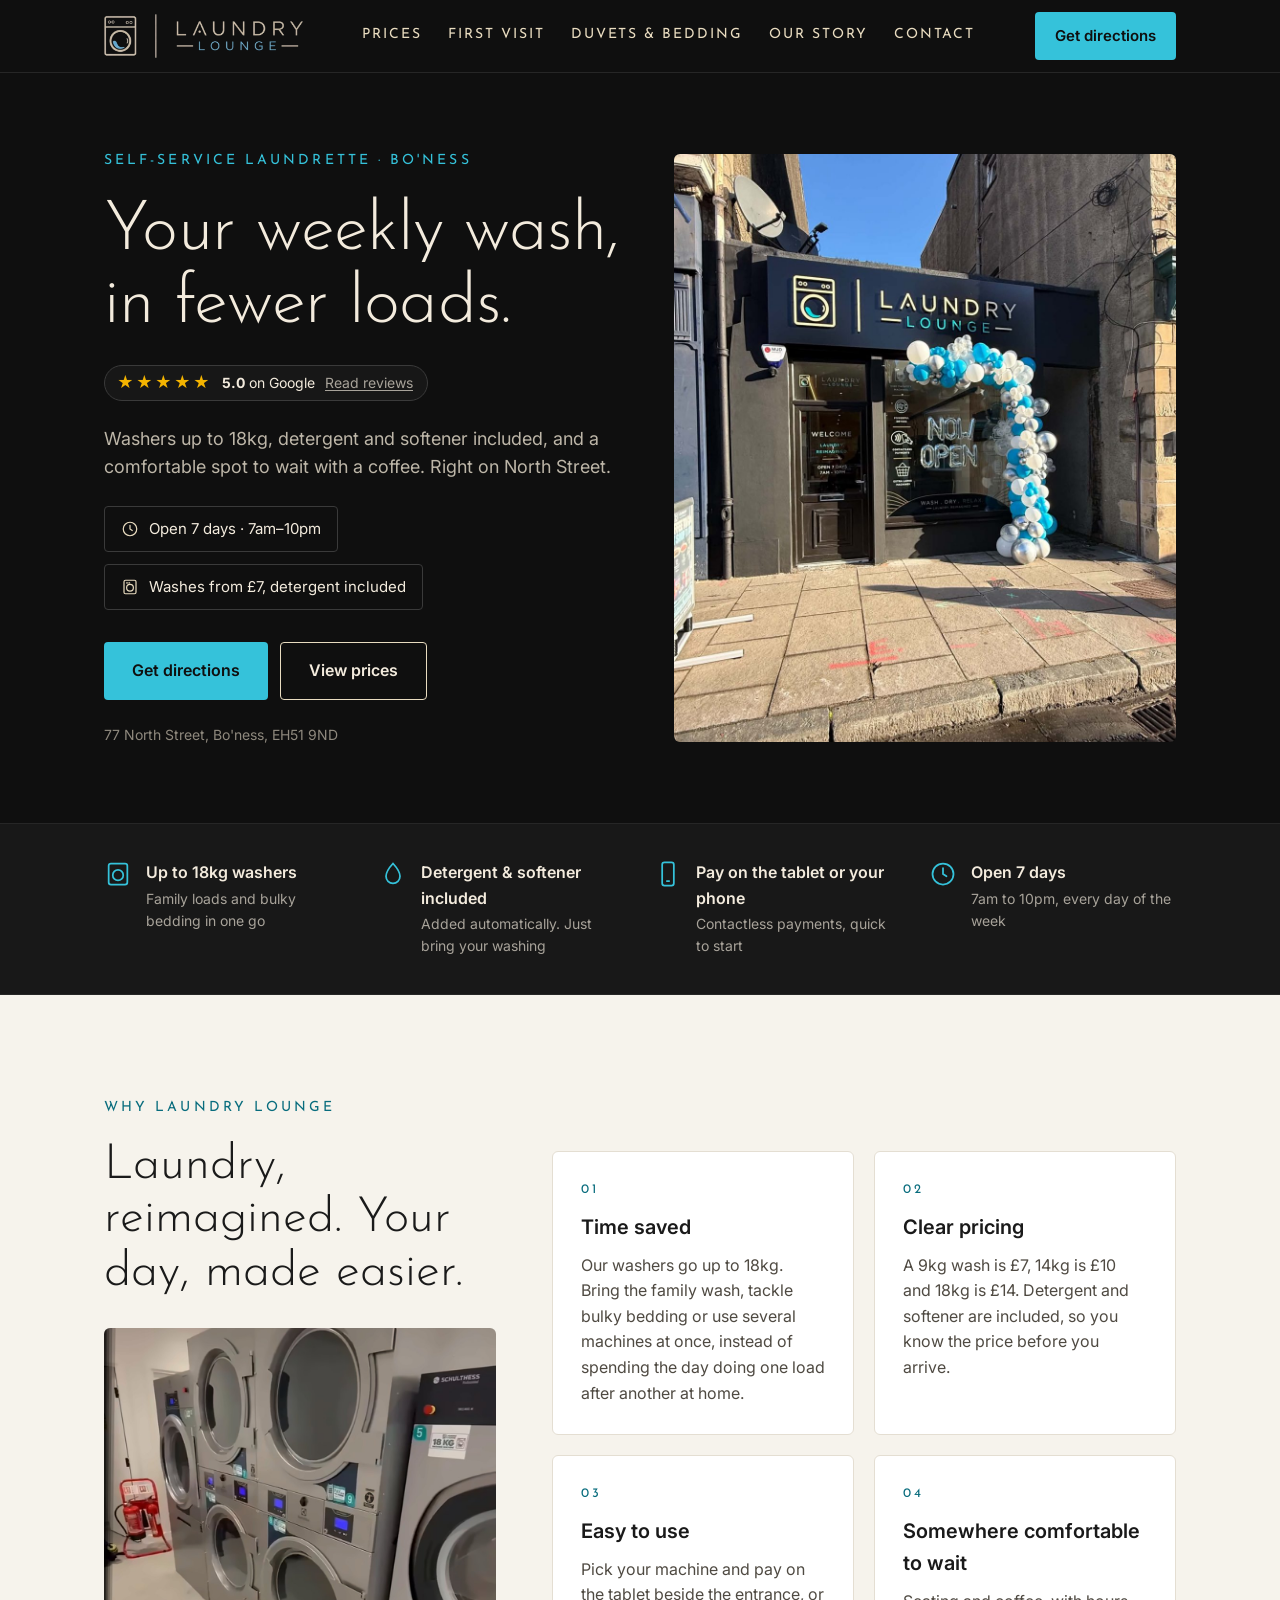
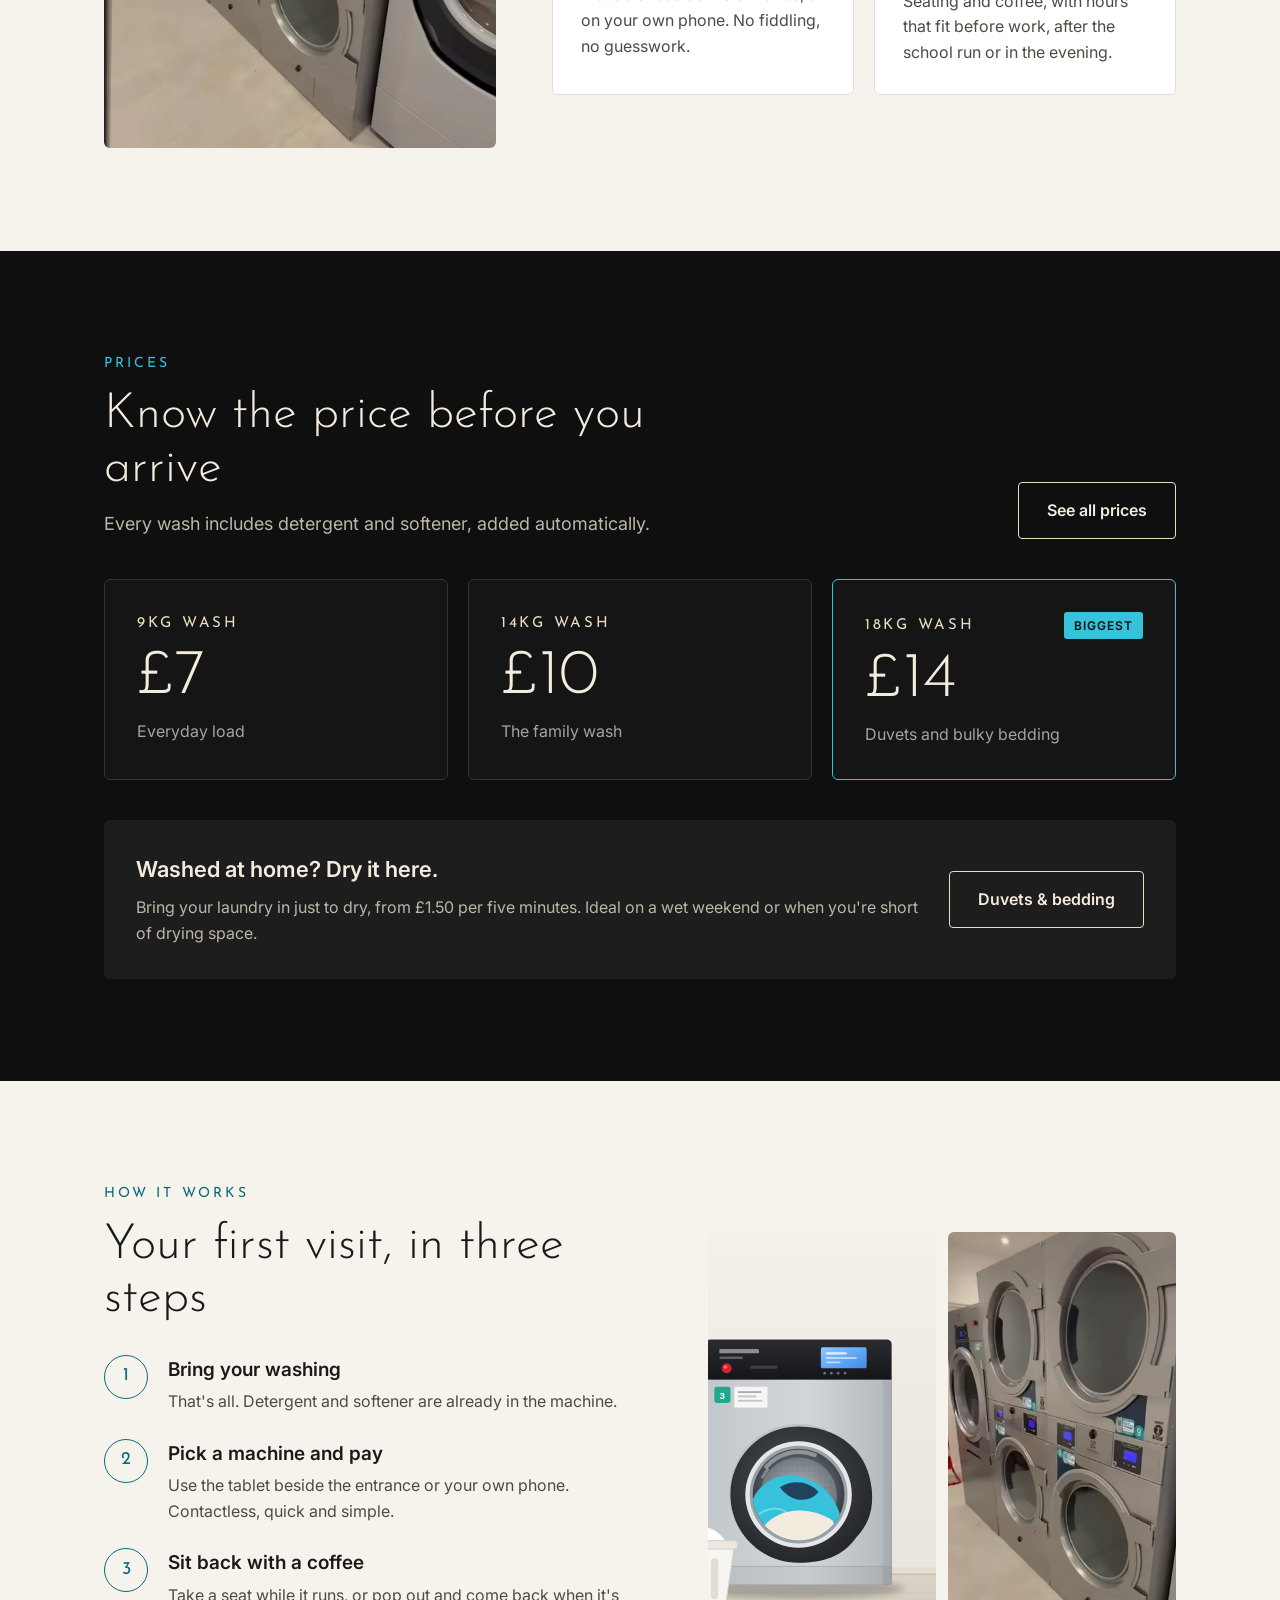
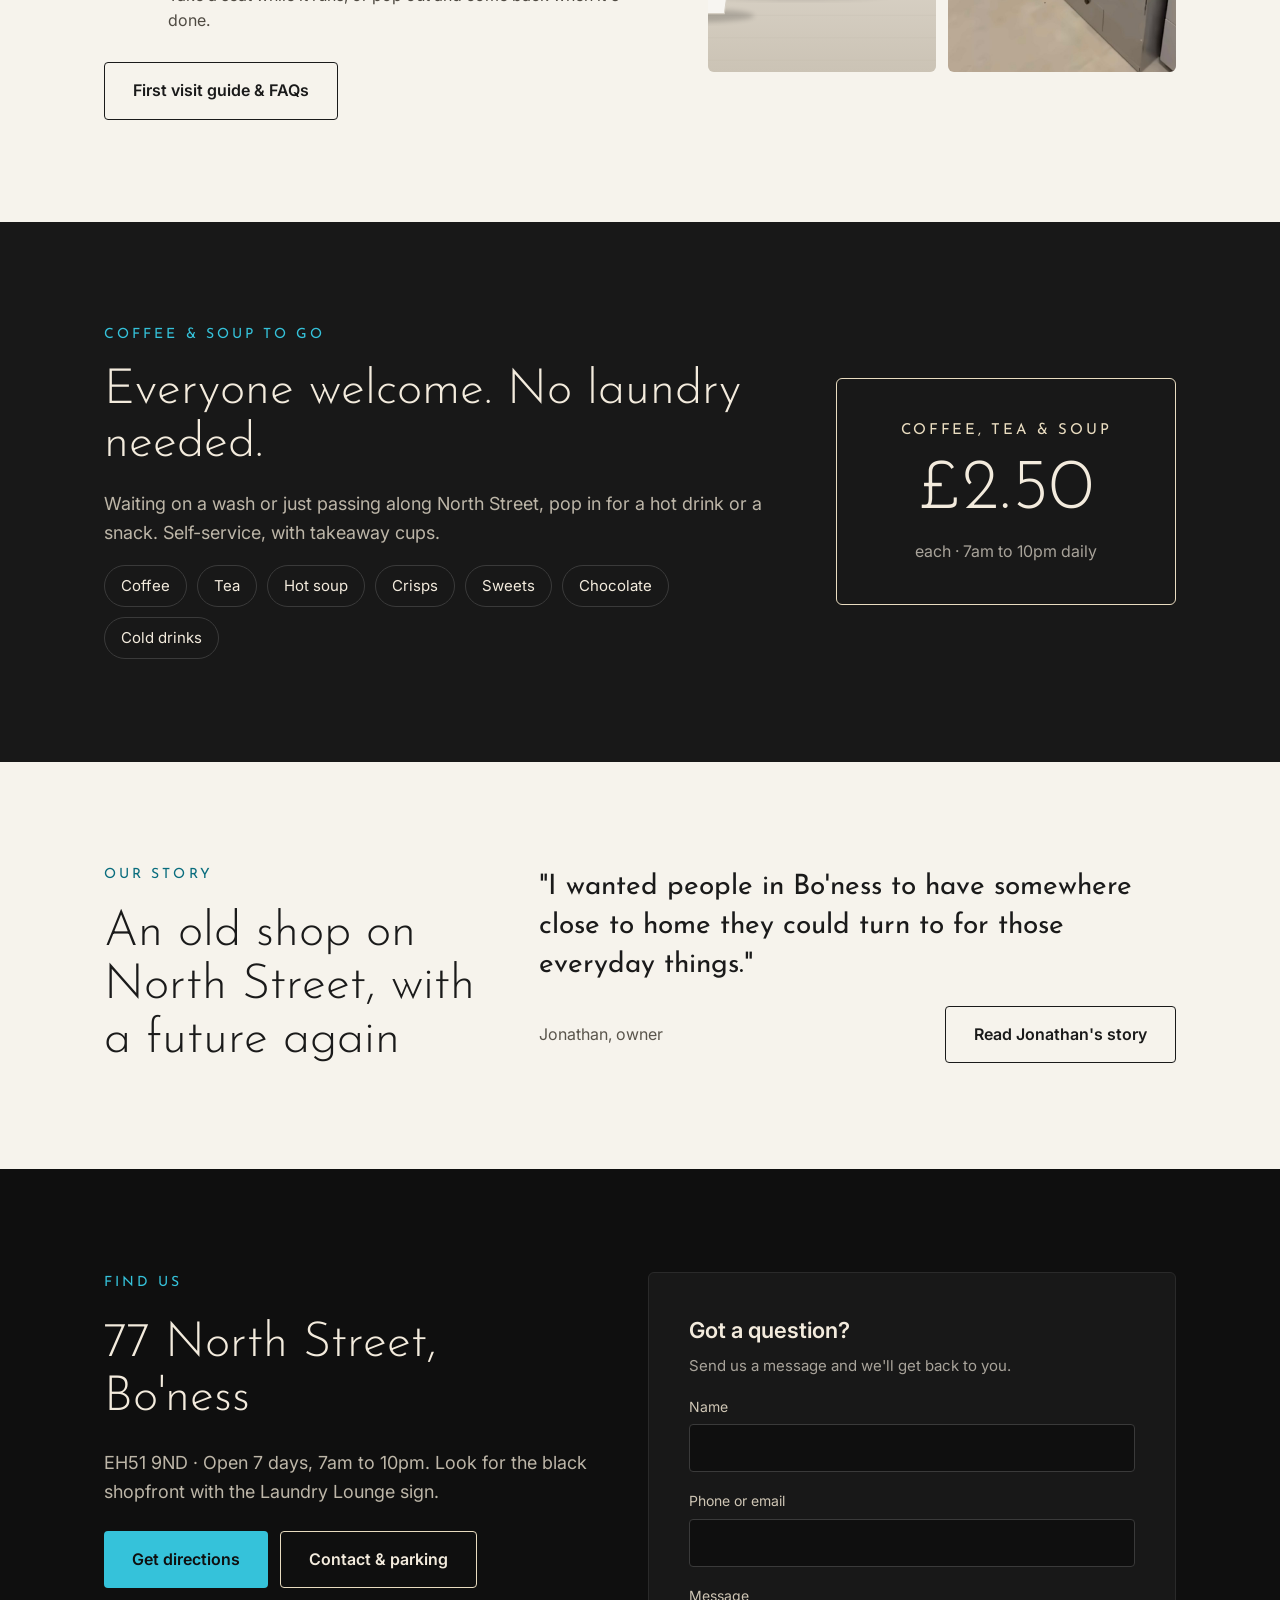
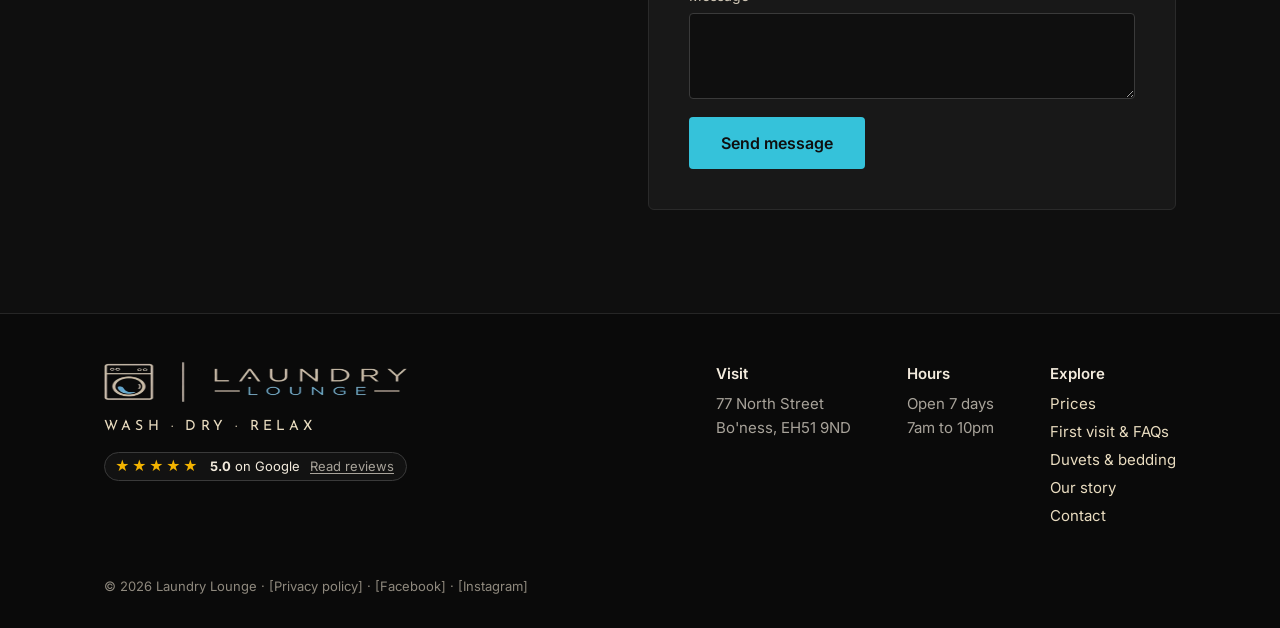
<file: index.html>
<!doctype html>
<html lang="en-GB">
<head>
<meta charset="utf-8">
<meta name="viewport" content="width=device-width, initial-scale=1">
<title>Laundry Lounge Bo'ness – Home</title>
<meta name="robots" content="noindex">
<link rel="preconnect" href="https://fonts.googleapis.com">
<link rel="stylesheet" href="https://fonts.googleapis.com/css2?family=Josefin+Sans:wght@300;400;600&amp;family=Inter:wght@400;500;600&amp;display=swap">
<style>
body{margin:0;background:#0F0F0F}
a{color:#E9DCC0}a:hover{color:#FFFFFF}
</style>
<link rel="stylesheet" href="assets/site.css">
</head>
<body>
<div style="width: 100%; background: #0F0F0F; color: #F3EBDD; font-family: Inter, system-ui, sans-serif; font-size: 16px; line-height: 1.6">

<header class="site-header">
<div class="hdr-inner">
<a class="hdr-logo" href="index.html" aria-label="Laundry Lounge home"><img src="images/logo.png" alt="Laundry Lounge"></a>
<nav class="hdr-nav" id="site-nav" aria-label="Main">
<a href="prices.html">Prices</a>
<a href="first-visit.html">First visit</a>
<a href="duvets-and-bedding.html">Duvets &amp; bedding</a>
<a href="our-story.html">Our story</a>
<a href="contact.html">Contact</a>
</nav>
<div class="hdr-actions">
<a class="btn-dir" href="https://maps.google.com/?q=77+North+Street,+Bo%27ness,+EH51+9ND" target="_blank" rel="noopener">Get directions</a>
<button class="menu-btn" type="button" aria-expanded="false" aria-controls="site-nav" aria-label="Open menu">
<svg class="ic-open" width="20" height="20" viewBox="0 0 24 24" fill="none" stroke="currentColor" stroke-width="1.8" stroke-linecap="round" aria-hidden="true"><path d="M4 7h16M4 12h16M4 17h16"></path></svg>
<svg class="ic-close" width="20" height="20" viewBox="0 0 24 24" fill="none" stroke="currentColor" stroke-width="1.8" stroke-linecap="round" aria-hidden="true"><path d="M6 6l12 12M18 6L6 18"></path></svg>
</button>
</div>
</div>
</header>

<section style="background: #0F0F0F">
<div class="hero" style="max-width: 1200px; margin: 0 auto; padding: clamp(32px, 6vw, 88px) clamp(20px, 5vw, 64px); display: flex; flex-wrap: wrap-reverse; align-items: center; gap: 48px">
<div class="hero-text" style="flex: 1 1 440px; min-width: 0; display: flex; flex-direction: column; gap: 24px">
<p class="h-eyebrow" style="margin: 0; font-family: 'Josefin Sans', sans-serif; font-size: 14px; letter-spacing: 0.22em; text-transform: uppercase; color: #35C2DA">Self-service laundrette · Bo'ness</p>
<h1 class="h-title" style="margin: 0; font-family: 'Josefin Sans', sans-serif; font-weight: 300; font-size: clamp(40px, 5.4vw, 74px); line-height: 1.05; letter-spacing: -0.01em; color: #F3EBDD">Your weekly wash, in fewer loads.</h1>
<a class="rating-badge h-rating" href="https://www.google.com/maps/search/?api=1&amp;query=Laundry+Lounge+77+North+Street+Bo%27ness" target="_blank" rel="noopener" aria-label="Rated 5 out of 5 on Google. Read our reviews"><span class="rb-stars" aria-hidden="true">★★★★★</span><span class="rb-text"><strong>5.0</strong> on Google</span><span class="rb-more">Read reviews</span></a>
<p class="h-sub" style="margin: 0; font-size: 18px; color: #BDB6A8; max-width: 520px">Washers up to 18kg, detergent and softener included, and a comfortable spot to wait with a coffee. Right on North Street.</p>
<div class="h-chips" style="display: flex; flex-wrap: wrap; gap: 12px">
<div style="display: flex; align-items: center; gap: 10px; border: 1px solid #3A3A3A; border-radius: 4px; padding: 10px 16px; font-size: 15px">
<svg width="18" height="18" viewBox="0 0 24 24" fill="none" stroke="#E9DCC0" stroke-width="1.6" stroke-linecap="round" aria-hidden="true"><circle cx="12" cy="12" r="9"></circle><path d="M12 7v5l3 2"></path></svg>
<span>Open 7 days · 7am–10pm</span>
</div>
<div style="display: flex; align-items: center; gap: 10px; border: 1px solid #3A3A3A; border-radius: 4px; padding: 10px 16px; font-size: 15px">
<svg width="18" height="18" viewBox="0 0 24 24" fill="none" stroke="#E9DCC0" stroke-width="1.6" stroke-linecap="round" aria-hidden="true"><rect x="4" y="3" width="16" height="18" rx="2"></rect><circle cx="12" cy="13" r="4.5"></circle><path d="M7.5 6.5h1M10.5 6.5h1"></path></svg>
<span>Washes from £7, detergent included</span>
</div>
</div>
<div class="h-ctas" style="display: flex; flex-wrap: wrap; gap: 12px; padding-top: 8px">
<a href="https://maps.google.com/?q=77+North+Street,+Bo%27ness,+EH51+9ND" target="_blank" rel="noopener" style="text-decoration: none; background: #35C2DA; color: #0F0F0F; padding: 16px 28px; border-radius: 4px; font-weight: 600; font-size: 16px">Get directions</a>
<a href="prices.html" style="text-decoration: none; border: 1px solid #E9DCC0; color: #F3EBDD; padding: 15px 28px; border-radius: 4px; font-weight: 600; font-size: 16px">View prices</a>
</div>
<p class="h-addr" style="margin: 0; font-size: 14px; color: #8F897E">77 North Street, Bo'ness, EH51 9ND</p>
</div>
<div class="hero-media" style="flex: 1 1 420px; min-width: 0">
<img src="images/storefront.jpg" alt="The Laundry Lounge shopfront on North Street, Bo'ness, on opening day" style="width: 100%; height: clamp(340px, 46vw, 620px); object-fit: cover; object-position: 50% 40%; border-radius: 6px; display: block">
</div>
</div>
</section>

<section aria-label="At a glance" style="background: #181818; border-top: 1px solid #262626; border-bottom: 1px solid #262626">
<div style="max-width: 1200px; margin: 0 auto; padding: 36px clamp(20px, 5vw, 64px); display: grid; grid-template-columns: repeat(auto-fit, minmax(220px, 1fr)); gap: 28px">
<div style="display: flex; gap: 14px">
<svg width="28" height="28" viewBox="0 0 24 24" fill="none" stroke="#35C2DA" stroke-width="1.5" stroke-linecap="round" aria-hidden="true" style="flex: none"><rect x="4" y="3" width="16" height="18" rx="2"></rect><circle cx="12" cy="13" r="4.5"></circle></svg>
<div><p style="margin: 0; font-weight: 600">Up to 18kg washers</p><p style="margin: 2px 0 0; font-size: 14px; color: #A8A39A">Family loads and bulky bedding in one go</p></div>
</div>
<div style="display: flex; gap: 14px">
<svg width="28" height="28" viewBox="0 0 24 24" fill="none" stroke="#35C2DA" stroke-width="1.5" stroke-linecap="round" aria-hidden="true" style="flex: none"><path d="M12 3s6 6.5 6 11a6 6 0 0 1-12 0c0-4.5 6-11 6-11z"></path></svg>
<div><p style="margin: 0; font-weight: 600">Detergent &amp; softener included</p><p style="margin: 2px 0 0; font-size: 14px; color: #A8A39A">Added automatically. Just bring your washing</p></div>
</div>
<div style="display: flex; gap: 14px">
<svg width="28" height="28" viewBox="0 0 24 24" fill="none" stroke="#35C2DA" stroke-width="1.5" stroke-linecap="round" aria-hidden="true" style="flex: none"><rect x="7" y="2" width="10" height="20" rx="2"></rect><path d="M11 18h2"></path></svg>
<div><p style="margin: 0; font-weight: 600">Pay on the tablet or your phone</p><p style="margin: 2px 0 0; font-size: 14px; color: #A8A39A">Contactless payments, quick to start</p></div>
</div>
<div style="display: flex; gap: 14px">
<svg width="28" height="28" viewBox="0 0 24 24" fill="none" stroke="#35C2DA" stroke-width="1.5" stroke-linecap="round" aria-hidden="true" style="flex: none"><circle cx="12" cy="12" r="9"></circle><path d="M12 7v5l3 2"></path></svg>
<div><p style="margin: 0; font-weight: 600">Open 7 days</p><p style="margin: 2px 0 0; font-size: 14px; color: #A8A39A">7am to 10pm, every day of the week</p></div>
</div>
</div>
</section>

<section style="background: #F6F3EC; color: #1A1A1A">
<div style="max-width: 1200px; margin: 0 auto; padding: clamp(56px, 8vw, 112px) clamp(20px, 5vw, 64px); display: flex; flex-wrap: wrap; gap: 56px; align-items: stretch">
<div style="flex: 1 1 340px; min-width: 0; display: flex; flex-direction: column; gap: 20px">
<p style="margin: 0; font-family: 'Josefin Sans', sans-serif; font-size: 14px; letter-spacing: 0.22em; text-transform: uppercase; color: #086C7D">Why Laundry Lounge</p>
<h2 style="margin: 0; font-family: 'Josefin Sans', sans-serif; font-weight: 300; font-size: clamp(32px, 3.8vw, 50px); line-height: 1.1">Laundry, reimagined. Your day, made easier.</h2>
<img src="images/interior.jpg" alt="Stacked dryers and an 18kg washer inside Laundry Lounge" style="width: 100%; height: 420px; object-fit: cover; border-radius: 6px; display: block; margin-top: 8px">
</div>
<div style="flex: 2 1 520px; min-width: 0; display: grid; grid-template-columns: repeat(auto-fit, minmax(250px, 1fr)); gap: 20px; align-content: center">
<div style="background: #FFFFFF; border: 1px solid #E4DED2; border-radius: 6px; padding: 28px; display: flex; flex-direction: column; gap: 10px">
<p style="margin: 0; font-family: 'Josefin Sans', sans-serif; font-size: 13px; letter-spacing: 0.2em; color: #086C7D">01</p>
<h3 style="margin: 0; font-size: 20px; font-weight: 600">Time saved</h3>
<p style="margin: 0; color: #4F4A42">Our washers go up to 18kg. Bring the family wash, tackle bulky bedding or use several machines at once, instead of spending the day doing one load after another at home.</p>
</div>
<div style="background: #FFFFFF; border: 1px solid #E4DED2; border-radius: 6px; padding: 28px; display: flex; flex-direction: column; gap: 10px">
<p style="margin: 0; font-family: 'Josefin Sans', sans-serif; font-size: 13px; letter-spacing: 0.2em; color: #086C7D">02</p>
<h3 style="margin: 0; font-size: 20px; font-weight: 600">Clear pricing</h3>
<p style="margin: 0; color: #4F4A42">A 9kg wash is £7, 14kg is £10 and 18kg is £14. Detergent and softener are included, so you know the price before you arrive.</p>
</div>
<div style="background: #FFFFFF; border: 1px solid #E4DED2; border-radius: 6px; padding: 28px; display: flex; flex-direction: column; gap: 10px">
<p style="margin: 0; font-family: 'Josefin Sans', sans-serif; font-size: 13px; letter-spacing: 0.2em; color: #086C7D">03</p>
<h3 style="margin: 0; font-size: 20px; font-weight: 600">Easy to use</h3>
<p style="margin: 0; color: #4F4A42">Pick your machine and pay on the tablet beside the entrance, or on your own phone. No fiddling, no guesswork.</p>
</div>
<div style="background: #FFFFFF; border: 1px solid #E4DED2; border-radius: 6px; padding: 28px; display: flex; flex-direction: column; gap: 10px">
<p style="margin: 0; font-family: 'Josefin Sans', sans-serif; font-size: 13px; letter-spacing: 0.2em; color: #086C7D">04</p>
<h3 style="margin: 0; font-size: 20px; font-weight: 600">Somewhere comfortable to wait</h3>
<p style="margin: 0; color: #4F4A42">Seating and coffee, with hours that fit before work, after the school run or in the evening.</p>
</div>
</div>
</div>
</section>

<section style="background: #0F0F0F">
<div style="max-width: 1200px; margin: 0 auto; padding: clamp(56px, 8vw, 112px) clamp(20px, 5vw, 64px); display: flex; flex-direction: column; gap: 40px">
<div style="display: flex; flex-wrap: wrap; align-items: flex-end; justify-content: space-between; gap: 20px">
<div style="display: flex; flex-direction: column; gap: 14px; max-width: 640px">
<p style="margin: 0; font-family: 'Josefin Sans', sans-serif; font-size: 14px; letter-spacing: 0.22em; text-transform: uppercase; color: #35C2DA">Prices</p>
<h2 style="margin: 0; font-family: 'Josefin Sans', sans-serif; font-weight: 300; font-size: clamp(32px, 3.8vw, 50px); line-height: 1.1">Know the price before you arrive</h2>
<p style="margin: 0; color: #BDB6A8; font-size: 18px">Every wash includes detergent and softener, added automatically.</p>
</div>
<a href="prices.html" style="text-decoration: none; border: 1px solid #E9DCC0; color: #F3EBDD; padding: 15px 28px; border-radius: 4px; font-weight: 600">See all prices</a>
</div>
<div style="display: grid; grid-template-columns: repeat(auto-fit, minmax(240px, 1fr)); gap: 20px">
<div style="border: 1px solid #333333; border-radius: 6px; padding: 32px; display: flex; flex-direction: column; gap: 6px; background: #151515">
<p style="margin: 0; font-family: 'Josefin Sans', sans-serif; font-size: 15px; letter-spacing: 0.18em; text-transform: uppercase; color: #E9DCC0">9kg wash</p>
<p style="margin: 0; font-family: 'Josefin Sans', sans-serif; font-size: 64px; font-weight: 300; line-height: 1.1">£7</p>
<p style="margin: 0; color: #A8A39A">Everyday load</p>
</div>
<div style="border: 1px solid #333333; border-radius: 6px; padding: 32px; display: flex; flex-direction: column; gap: 6px; background: #151515">
<p style="margin: 0; font-family: 'Josefin Sans', sans-serif; font-size: 15px; letter-spacing: 0.18em; text-transform: uppercase; color: #E9DCC0">14kg wash</p>
<p style="margin: 0; font-family: 'Josefin Sans', sans-serif; font-size: 64px; font-weight: 300; line-height: 1.1">£10</p>
<p style="margin: 0; color: #A8A39A">The family wash</p>
</div>
<div style="border: 1px solid #35C2DA; border-radius: 6px; padding: 32px; display: flex; flex-direction: column; gap: 6px; background: #151515">
<div style="display: flex; align-items: center; justify-content: space-between; gap: 12px">
<p style="margin: 0; font-family: 'Josefin Sans', sans-serif; font-size: 15px; letter-spacing: 0.18em; text-transform: uppercase; color: #E9DCC0">18kg wash</p>
<span style="font-size: 12px; font-weight: 600; letter-spacing: 0.08em; text-transform: uppercase; background: #35C2DA; color: #0F0F0F; padding: 4px 10px; border-radius: 3px">Biggest</span>
</div>
<p style="margin: 0; font-family: 'Josefin Sans', sans-serif; font-size: 64px; font-weight: 300; line-height: 1.1">£14</p>
<p style="margin: 0; color: #A8A39A">Duvets and bulky bedding</p>
</div>
</div>
<div style="display: flex; flex-wrap: wrap; align-items: center; justify-content: space-between; gap: 24px; border-radius: 6px; padding: 32px; background: #1D1D1D">
<div style="flex: 1 1 420px; min-width: 0; display: flex; flex-direction: column; gap: 8px">
<h3 style="margin: 0; font-size: 22px; font-weight: 600">Washed at home? Dry it here.</h3>
<p style="margin: 0; color: #BDB6A8">Bring your laundry in just to dry, from £1.50 per five minutes. Ideal on a wet weekend or when you're short of drying space.</p>
</div>
<a href="duvets-and-bedding.html" style="text-decoration: none; border: 1px solid #E9DCC0; color: #F3EBDD; padding: 15px 28px; border-radius: 4px; font-weight: 600">Duvets &amp; bedding</a>
</div>
</div>
</section>

<section style="background: #F6F3EC; color: #1A1A1A">
<div style="max-width: 1200px; margin: 0 auto; padding: clamp(56px, 8vw, 112px) clamp(20px, 5vw, 64px); display: flex; flex-wrap: wrap; gap: 56px; align-items: center">
<div style="flex: 1 1 460px; min-width: 0; display: flex; flex-direction: column; gap: 28px">
<div style="display: flex; flex-direction: column; gap: 14px">
<p style="margin: 0; font-family: 'Josefin Sans', sans-serif; font-size: 14px; letter-spacing: 0.22em; text-transform: uppercase; color: #086C7D">How it works</p>
<h2 style="margin: 0; font-family: 'Josefin Sans', sans-serif; font-weight: 300; font-size: clamp(32px, 3.8vw, 50px); line-height: 1.1">Your first visit, in three steps</h2>
</div>
<ol style="margin: 0; padding: 0; list-style: none; display: flex; flex-direction: column; gap: 24px">
<li style="display: flex; gap: 20px; align-items: flex-start">
<span style="flex: none; width: 44px; height: 44px; border-radius: 50%; border: 1px solid #086C7D; color: #086C7D; display: flex; align-items: center; justify-content: center; font-family: 'Josefin Sans', sans-serif; font-size: 18px">1</span>
<div><h3 style="margin: 0; font-size: 19px; font-weight: 600">Bring your washing</h3><p style="margin: 4px 0 0; color: #4F4A42">That's all. Detergent and softener are already in the machine.</p></div>
</li>
<li style="display: flex; gap: 20px; align-items: flex-start">
<span style="flex: none; width: 44px; height: 44px; border-radius: 50%; border: 1px solid #086C7D; color: #086C7D; display: flex; align-items: center; justify-content: center; font-family: 'Josefin Sans', sans-serif; font-size: 18px">2</span>
<div><h3 style="margin: 0; font-size: 19px; font-weight: 600">Pick a machine and pay</h3><p style="margin: 4px 0 0; color: #4F4A42">Use the tablet beside the entrance or your own phone. Contactless, quick and simple.</p></div>
</li>
<li style="display: flex; gap: 20px; align-items: flex-start">
<span style="flex: none; width: 44px; height: 44px; border-radius: 50%; border: 1px solid #086C7D; color: #086C7D; display: flex; align-items: center; justify-content: center; font-family: 'Josefin Sans', sans-serif; font-size: 18px">3</span>
<div><h3 style="margin: 0; font-size: 19px; font-weight: 600">Sit back with a coffee</h3><p style="margin: 4px 0 0; color: #4F4A42">Take a seat while it runs, or pop out and come back when it's done.</p></div>
</li>
</ol>
<a href="first-visit.html" style="align-self: flex-start; text-decoration: none; border: 1px solid #1A1A1A; color: #1A1A1A; padding: 15px 28px; border-radius: 4px; font-weight: 600">First visit guide &amp; FAQs</a>
</div>
<div style="flex: 1 1 380px; min-width: 0; display: grid; grid-template-columns: repeat(2, minmax(0, 1fr)); gap: 12px">
<img src="images/step-load.svg" alt="Illustration of one of our washers with a load inside and a laundry basket" style="width: 100%; height: 440px; object-fit: cover; object-position: 60% 50%; border-radius: 6px; display: block">
<img src="images/dryers.jpg" alt="Stacked tumble dryers" style="width: 100%; height: 440px; object-fit: cover; border-radius: 6px; display: block">
</div>
</div>
</section>

<section style="background: #181818">
<div style="max-width: 1200px; margin: 0 auto; padding: clamp(56px, 8vw, 112px) clamp(20px, 5vw, 64px); display: flex; flex-wrap: wrap; gap: 48px; align-items: center">
<div style="flex: 1 1 440px; min-width: 0; display: flex; flex-direction: column; gap: 18px">
<p style="margin: 0; font-family: 'Josefin Sans', sans-serif; font-size: 14px; letter-spacing: 0.22em; text-transform: uppercase; color: #35C2DA">Coffee &amp; soup to go</p>
<h2 style="margin: 0; font-family: 'Josefin Sans', sans-serif; font-weight: 300; font-size: clamp(32px, 3.8vw, 50px); line-height: 1.1">Everyone welcome. No laundry needed.</h2>
<p style="margin: 0; color: #BDB6A8; font-size: 18px">Waiting on a wash or just passing along North Street, pop in for a hot drink or a snack. Self-service, with takeaway cups.</p>
<ul style="margin: 0; padding: 0; list-style: none; display: flex; flex-wrap: wrap; gap: 10px">
<li style="border: 1px solid #3A3A3A; border-radius: 999px; padding: 8px 16px; font-size: 15px">Coffee</li>
<li style="border: 1px solid #3A3A3A; border-radius: 999px; padding: 8px 16px; font-size: 15px">Tea</li>
<li style="border: 1px solid #3A3A3A; border-radius: 999px; padding: 8px 16px; font-size: 15px">Hot soup</li>
<li style="border: 1px solid #3A3A3A; border-radius: 999px; padding: 8px 16px; font-size: 15px">Crisps</li>
<li style="border: 1px solid #3A3A3A; border-radius: 999px; padding: 8px 16px; font-size: 15px">Sweets</li>
<li style="border: 1px solid #3A3A3A; border-radius: 999px; padding: 8px 16px; font-size: 15px">Chocolate</li>
<li style="border: 1px solid #3A3A3A; border-radius: 999px; padding: 8px 16px; font-size: 15px">Cold drinks</li>
</ul>
</div>
<div style="flex: 0 1 340px; min-width: 0; border: 1px solid #E9DCC0; border-radius: 6px; padding: 40px 32px; display: flex; flex-direction: column; align-items: center; gap: 8px; text-align: center">
<p style="margin: 0; font-family: 'Josefin Sans', sans-serif; font-size: 15px; letter-spacing: 0.18em; text-transform: uppercase; color: #E9DCC0">Coffee, tea &amp; soup</p>
<p style="margin: 0; font-family: 'Josefin Sans', sans-serif; font-size: 72px; font-weight: 300; line-height: 1.1">£2.50</p>
<p style="margin: 0; color: #A8A39A">each · 7am to 10pm daily</p>
</div>
</div>
</section>

<section style="background: #F6F3EC; color: #1A1A1A">
<div style="max-width: 1200px; margin: 0 auto; padding: clamp(56px, 8vw, 112px) clamp(20px, 5vw, 64px); display: flex; flex-wrap: wrap; gap: 56px; align-items: center">
<div style="flex: 1 1 320px; min-width: 0; display: flex; flex-direction: column; gap: 20px">
<p style="margin: 0; font-family: 'Josefin Sans', sans-serif; font-size: 14px; letter-spacing: 0.22em; text-transform: uppercase; color: #086C7D">Our story</p>
<h2 style="margin: 0; font-family: 'Josefin Sans', sans-serif; font-weight: 300; font-size: clamp(32px, 3.8vw, 50px); line-height: 1.1">An old shop on North Street, with a future again</h2>
</div>
<div style="flex: 2 1 520px; min-width: 0; display: flex; flex-direction: column; gap: 20px">
<p style="margin: 0; font-family: 'Josefin Sans', sans-serif; font-size: clamp(22px, 2.4vw, 28px); line-height: 1.4; color: #1A1A1A">"I wanted people in Bo'ness to have somewhere close to home they could turn to for those everyday things."</p>
<div style="display: flex; flex-wrap: wrap; align-items: center; justify-content: space-between; gap: 16px">
<p style="margin: 0; color: #5A554C">Jonathan, owner</p>
<a href="our-story.html" style="text-decoration: none; border: 1px solid #1A1A1A; color: #1A1A1A; padding: 15px 28px; border-radius: 4px; font-weight: 600">Read Jonathan's story</a>
</div>
</div>
</div>
</section>

<section style="background: #0F0F0F">
<div style="max-width: 1200px; margin: 0 auto; padding: clamp(56px, 8vw, 112px) clamp(20px, 5vw, 64px); display: flex; flex-wrap: wrap; gap: 56px">
<div style="flex: 1 1 380px; min-width: 0; display: flex; flex-direction: column; gap: 24px">
<p style="margin: 0; font-family: 'Josefin Sans', sans-serif; font-size: 14px; letter-spacing: 0.22em; text-transform: uppercase; color: #35C2DA">Find us</p>
<h2 style="margin: 0; font-family: 'Josefin Sans', sans-serif; font-weight: 300; font-size: clamp(32px, 3.8vw, 50px); line-height: 1.1">77 North Street, Bo'ness</h2>
<p style="margin: 0; color: #BDB6A8; font-size: 18px">EH51 9ND · Open 7 days, 7am to 10pm. Look for the black shopfront with the Laundry Lounge sign.</p>
<div style="display: flex; flex-wrap: wrap; gap: 12px">
<a href="https://maps.google.com/?q=77+North+Street,+Bo%27ness,+EH51+9ND" target="_blank" rel="noopener" style="text-decoration: none; background: #35C2DA; color: #0F0F0F; padding: 16px 28px; border-radius: 4px; font-weight: 600">Get directions</a>
<a href="contact.html" style="text-decoration: none; border: 1px solid #E9DCC0; color: #F3EBDD; padding: 15px 28px; border-radius: 4px; font-weight: 600">Contact &amp; parking</a>
</div>
</div>
<form aria-label="Send us a question" style="flex: 1 1 420px; min-width: 0; background: #181818; border: 1px solid #2A2A2A; border-radius: 6px; padding: clamp(24px, 4vw, 40px); display: flex; flex-direction: column; gap: 18px">
<div>
<h3 style="margin: 0; font-size: 22px; font-weight: 600">Got a question?</h3>
<p style="margin: 6px 0 0; color: #A8A39A; font-size: 15px">Send us a message and we'll get back to you.</p>
</div>
<div style="display: flex; flex-direction: column; gap: 6px">
<label for="home-name" style="font-size: 14px; color: #CFC6B5">Name</label>
<input id="home-name" type="text" autocomplete="name" style="height: 48px; box-sizing: border-box; background: #0F0F0F; border: 1px solid #3A3A3A; border-radius: 4px; color: #F3EBDD; padding: 0 14px; font-size: 16px; font-family: inherit">
</div>
<div style="display: flex; flex-direction: column; gap: 6px">
<label for="home-contact" style="font-size: 14px; color: #CFC6B5">Phone or email</label>
<input id="home-contact" type="text" autocomplete="email" style="height: 48px; box-sizing: border-box; background: #0F0F0F; border: 1px solid #3A3A3A; border-radius: 4px; color: #F3EBDD; padding: 0 14px; font-size: 16px; font-family: inherit">
</div>
<div style="display: flex; flex-direction: column; gap: 6px">
<label for="home-msg" style="font-size: 14px; color: #CFC6B5">Message</label>
<textarea id="home-msg" rows="3" style="box-sizing: border-box; background: #0F0F0F; border: 1px solid #3A3A3A; border-radius: 4px; color: #F3EBDD; padding: 12px 14px; font-size: 16px; font-family: inherit; resize: vertical"></textarea>
</div>
<button type="button" style="align-self: flex-start; background: #35C2DA; color: #0F0F0F; border: none; border-radius: 4px; padding: 16px 32px; font-size: 16px; font-weight: 600; font-family: inherit; cursor: pointer">Send message</button>
</form>
</div>
</section>

<footer style="background: #0A0A0A; border-top: 1px solid #262626">
<div style="max-width: 1200px; margin: 0 auto; padding: 48px clamp(20px, 5vw, 64px); display: flex; flex-wrap: wrap; gap: 32px 56px; justify-content: space-between; align-items: flex-start">
<div style="display: flex; flex-direction: column; gap: 14px">
<img src="images/logo.png" alt="Laundry Lounge" style="height: 40px; width: auto; display: block">
<p style="margin: 0; font-family: 'Josefin Sans', sans-serif; letter-spacing: 0.3em; font-size: 14px; color: #E9DCC0">WASH · DRY · RELAX</p>
<a class="rating-badge rb-small" href="https://www.google.com/maps/search/?api=1&amp;query=Laundry+Lounge+77+North+Street+Bo%27ness" target="_blank" rel="noopener" aria-label="Rated 5 out of 5 on Google. Read our reviews"><span class="rb-stars" aria-hidden="true">★★★★★</span><span class="rb-text"><strong>5.0</strong> on Google</span><span class="rb-more">Read reviews</span></a>
</div>
<div style="display: flex; flex-wrap: wrap; gap: 32px 56px; font-size: 15px; color: #A8A39A">
<div><p style="margin: 0 0 6px; color: #F3EBDD; font-weight: 600">Visit</p><p style="margin: 0">77 North Street<br>Bo'ness, EH51 9ND</p></div>
<div><p style="margin: 0 0 6px; color: #F3EBDD; font-weight: 600">Hours</p><p style="margin: 0">Open 7 days<br>7am to 10pm</p></div>
<div style="display: flex; flex-direction: column; gap: 4px"><p style="margin: 0 0 2px; color: #F3EBDD; font-weight: 600">Explore</p><a href="prices.html" style="text-decoration: none">Prices</a><a href="first-visit.html" style="text-decoration: none">First visit &amp; FAQs</a><a href="duvets-and-bedding.html" style="text-decoration: none">Duvets &amp; bedding</a><a href="our-story.html" style="text-decoration: none">Our story</a><a href="contact.html" style="text-decoration: none">Contact</a></div>
</div>
</div>
<div style="max-width: 1200px; margin: 0 auto; padding: 0 clamp(20px, 5vw, 64px) 32px; font-size: 13px; color: #8F897E">© 2026 Laundry Lounge · [Privacy policy] · [Facebook] · [Instagram]</div>
</footer>

</div>
<div class="mobile-bar">
<a class="mb-primary" href="https://maps.google.com/?q=77+North+Street,+Bo%27ness,+EH51+9ND" target="_blank" rel="noopener">Get directions</a>
<a class="mb-secondary" href="prices.html">View prices</a>
</div>
<script src="assets/site.js"></script>
</body>
</html>
</file>
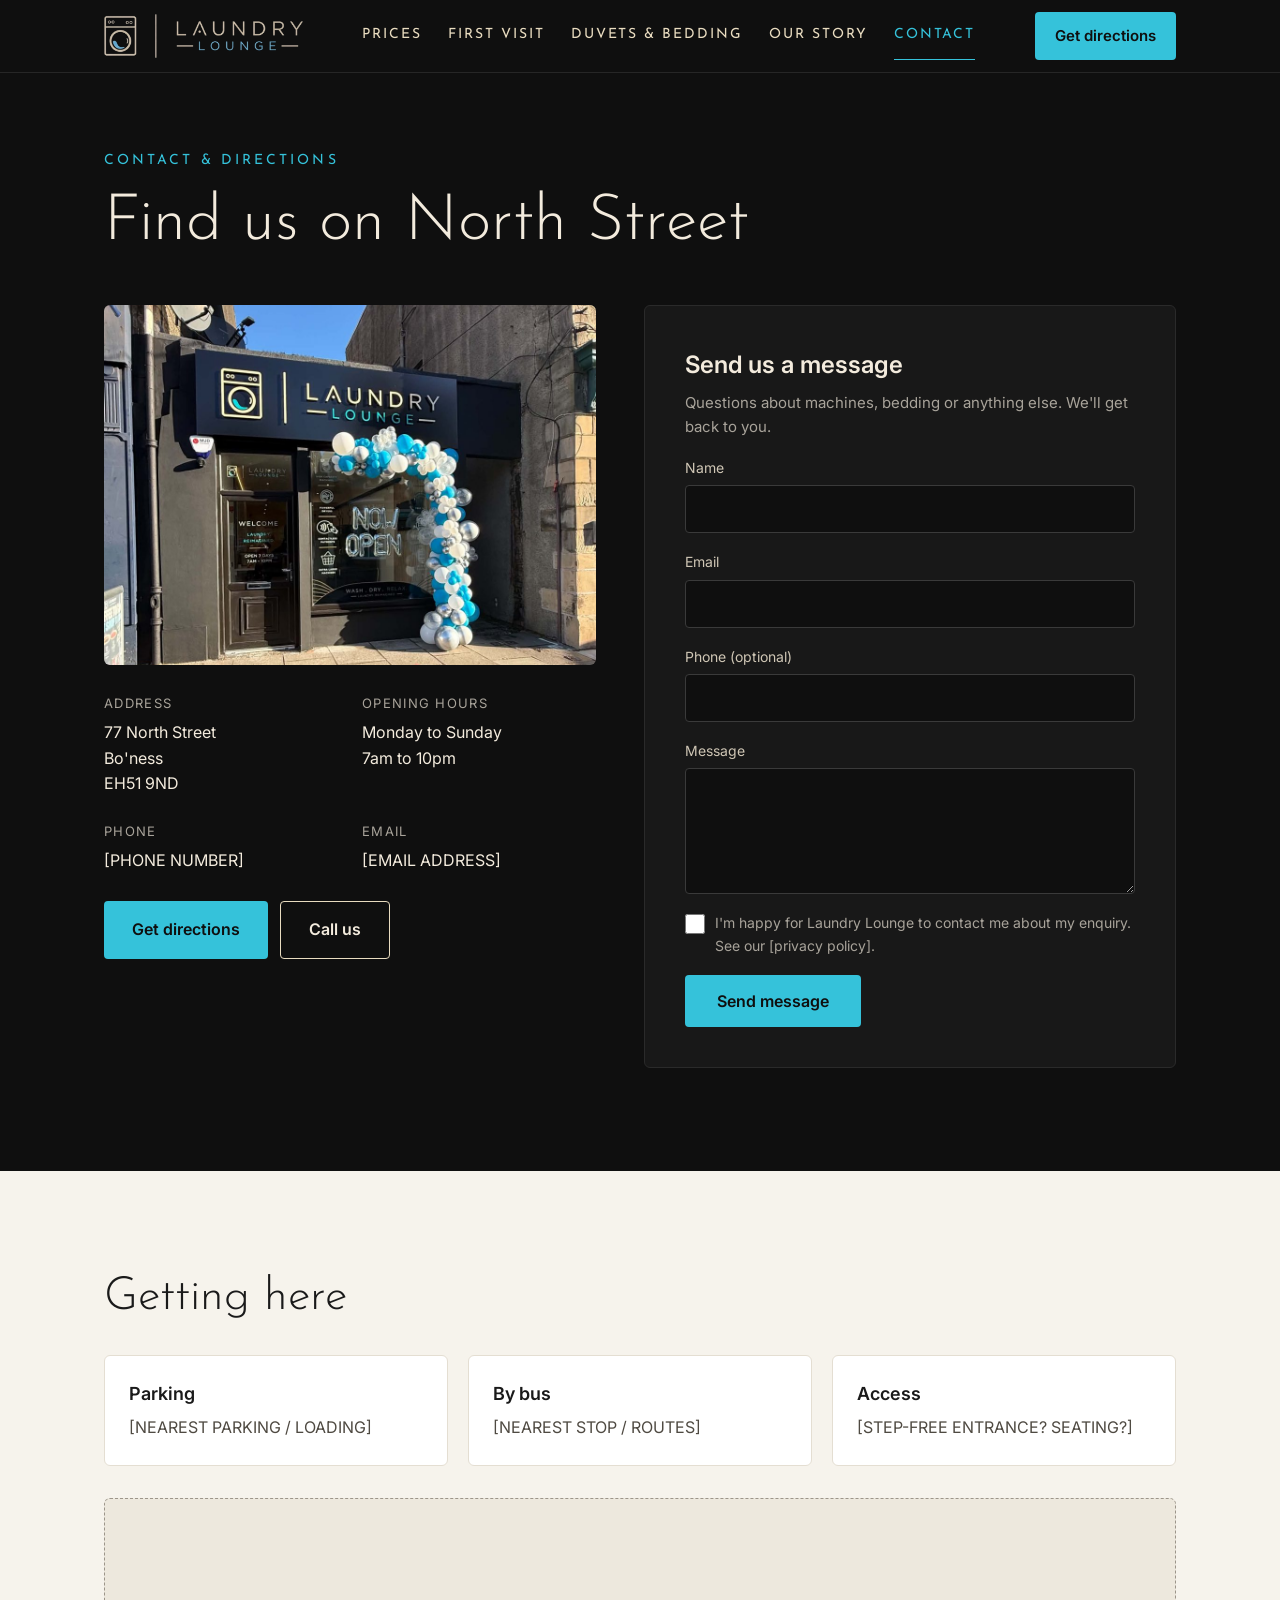
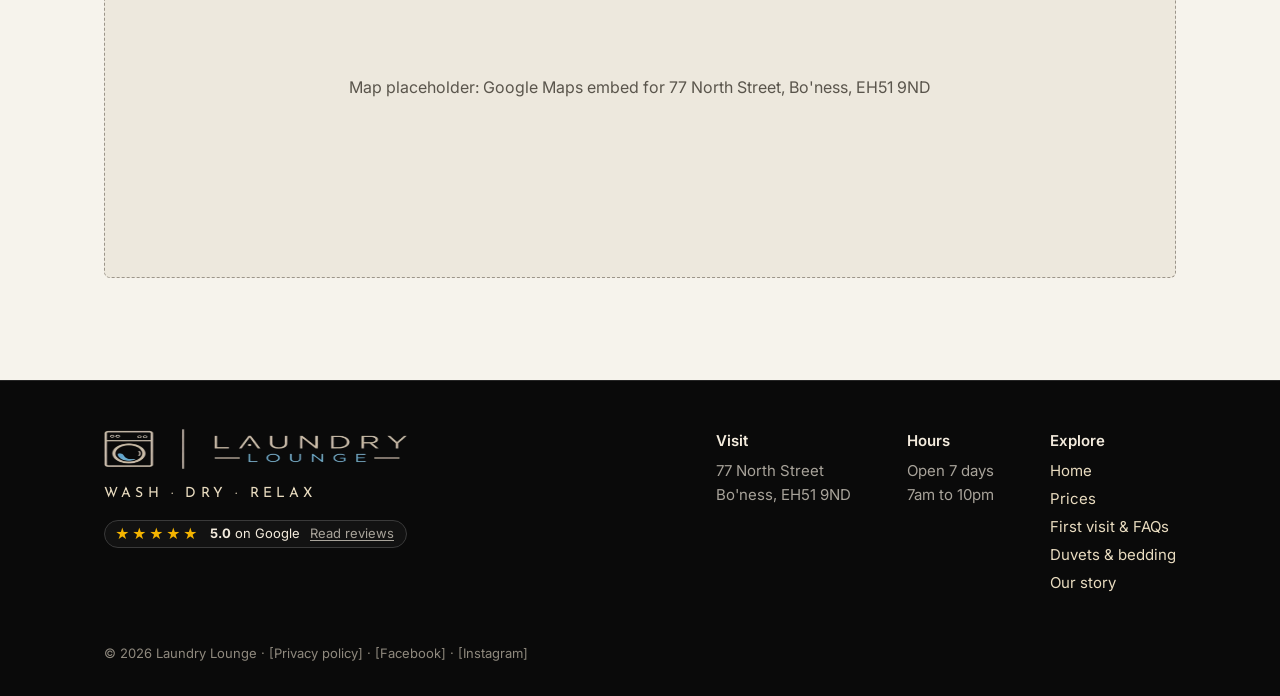
<file: contact.html>
<!doctype html>
<html lang="en-GB">
<head>
<meta charset="utf-8">
<meta name="viewport" content="width=device-width, initial-scale=1">
<title>Laundry Lounge Bo'ness – Contact &amp; directions</title>
<meta name="robots" content="noindex">
<link rel="preconnect" href="https://fonts.googleapis.com">
<link rel="stylesheet" href="https://fonts.googleapis.com/css2?family=Josefin+Sans:wght@300;400;600&amp;family=Inter:wght@400;500;600&amp;display=swap">
<style>
body{margin:0;background:#0F0F0F}
a{color:#E9DCC0}a:hover{color:#FFFFFF}
</style>
<link rel="stylesheet" href="assets/site.css">
</head>
<body>
<div style="width: 100%; background: #0F0F0F; color: #F3EBDD; font-family: Inter, system-ui, sans-serif; font-size: 16px; line-height: 1.6">

<header class="site-header">
<div class="hdr-inner">
<a class="hdr-logo" href="index.html" aria-label="Laundry Lounge home"><img src="images/logo.png" alt="Laundry Lounge"></a>
<nav class="hdr-nav" id="site-nav" aria-label="Main">
<a href="prices.html">Prices</a>
<a href="first-visit.html">First visit</a>
<a href="duvets-and-bedding.html">Duvets &amp; bedding</a>
<a href="our-story.html">Our story</a>
<a href="contact.html" aria-current="page">Contact</a>
</nav>
<div class="hdr-actions">
<a class="btn-dir" href="https://maps.google.com/?q=77+North+Street,+Bo%27ness,+EH51+9ND" target="_blank" rel="noopener">Get directions</a>
<button class="menu-btn" type="button" aria-expanded="false" aria-controls="site-nav" aria-label="Open menu">
<svg class="ic-open" width="20" height="20" viewBox="0 0 24 24" fill="none" stroke="currentColor" stroke-width="1.8" stroke-linecap="round" aria-hidden="true"><path d="M4 7h16M4 12h16M4 17h16"></path></svg>
<svg class="ic-close" width="20" height="20" viewBox="0 0 24 24" fill="none" stroke="currentColor" stroke-width="1.8" stroke-linecap="round" aria-hidden="true"><path d="M6 6l12 12M18 6L6 18"></path></svg>
</button>
</div>
</div>
</header>

<section style="background: #0F0F0F">
<div style="max-width: 1200px; margin: 0 auto; padding: clamp(40px, 6vw, 80px) clamp(20px, 5vw, 64px) clamp(32px, 4vw, 48px); display: flex; flex-direction: column; gap: 18px">
<p style="margin: 0; font-family: 'Josefin Sans', sans-serif; font-size: 14px; letter-spacing: 0.22em; text-transform: uppercase; color: #35C2DA">Contact &amp; directions</p>
<h1 style="margin: 0; font-family: 'Josefin Sans', sans-serif; font-weight: 300; font-size: clamp(38px, 5vw, 66px); line-height: 1.05">Find us on North Street</h1>
</div>
</section>

<section style="background: #0F0F0F">
<div style="max-width: 1200px; margin: 0 auto; padding: 0 clamp(20px, 5vw, 64px) clamp(56px, 8vw, 104px); display: flex; flex-wrap: wrap; gap: 48px">
<div style="flex: 1 1 380px; min-width: 0; display: flex; flex-direction: column; gap: 28px">
<img src="images/storefront.jpg" alt="The black Laundry Lounge shopfront on North Street" style="width: 100%; height: 360px; object-fit: cover; object-position: 50% 30%; border-radius: 6px; display: block">
<div style="display: grid; grid-template-columns: repeat(auto-fit, minmax(200px, 1fr)); gap: 24px">
<div>
<p style="margin: 0 0 6px; font-size: 13px; letter-spacing: 0.1em; text-transform: uppercase; color: #A8A39A">Address</p>
<p style="margin: 0">77 North Street<br>Bo'ness<br>EH51 9ND</p>
</div>
<div>
<p style="margin: 0 0 6px; font-size: 13px; letter-spacing: 0.1em; text-transform: uppercase; color: #A8A39A">Opening hours</p>
<p style="margin: 0">Monday to Sunday<br>7am to 10pm</p>
</div>
<div>
<p style="margin: 0 0 6px; font-size: 13px; letter-spacing: 0.1em; text-transform: uppercase; color: #A8A39A">Phone</p>
<p style="margin: 0">[PHONE NUMBER]</p>
</div>
<div>
<p style="margin: 0 0 6px; font-size: 13px; letter-spacing: 0.1em; text-transform: uppercase; color: #A8A39A">Email</p>
<p style="margin: 0">[EMAIL ADDRESS]</p>
</div>
</div>
<div style="display: flex; flex-wrap: wrap; gap: 12px">
<a href="https://maps.google.com/?q=77+North+Street,+Bo%27ness,+EH51+9ND" target="_blank" rel="noopener" style="text-decoration: none; background: #35C2DA; color: #0F0F0F; padding: 16px 28px; border-radius: 4px; font-weight: 600">Get directions</a>
<a href="tel:[PHONE]" style="text-decoration: none; border: 1px solid #E9DCC0; color: #F3EBDD; padding: 15px 28px; border-radius: 4px; font-weight: 600">Call us</a>
</div>
</div>
<form aria-label="Send us a message" style="flex: 1 1 420px; min-width: 0; background: #181818; border: 1px solid #2A2A2A; border-radius: 6px; padding: clamp(24px, 4vw, 40px); display: flex; flex-direction: column; gap: 18px; align-self: flex-start">
<div>
<h2 style="margin: 0; font-size: 24px; font-weight: 600">Send us a message</h2>
<p style="margin: 6px 0 0; color: #A8A39A; font-size: 15px">Questions about machines, bedding or anything else. We'll get back to you.</p>
</div>
<div style="display: flex; flex-direction: column; gap: 6px">
<label for="c-name" style="font-size: 14px; color: #CFC6B5">Name</label>
<input id="c-name" type="text" autocomplete="name" style="height: 48px; box-sizing: border-box; background: #0F0F0F; border: 1px solid #3A3A3A; border-radius: 4px; color: #F3EBDD; padding: 0 14px; font-size: 16px; font-family: inherit">
</div>
<div style="display: flex; flex-direction: column; gap: 6px">
<label for="c-email" style="font-size: 14px; color: #CFC6B5">Email</label>
<input id="c-email" type="email" autocomplete="email" style="height: 48px; box-sizing: border-box; background: #0F0F0F; border: 1px solid #3A3A3A; border-radius: 4px; color: #F3EBDD; padding: 0 14px; font-size: 16px; font-family: inherit">
</div>
<div style="display: flex; flex-direction: column; gap: 6px">
<label for="c-phone" style="font-size: 14px; color: #CFC6B5">Phone (optional)</label>
<input id="c-phone" type="tel" autocomplete="tel" style="height: 48px; box-sizing: border-box; background: #0F0F0F; border: 1px solid #3A3A3A; border-radius: 4px; color: #F3EBDD; padding: 0 14px; font-size: 16px; font-family: inherit">
</div>
<div style="display: flex; flex-direction: column; gap: 6px">
<label for="c-msg" style="font-size: 14px; color: #CFC6B5">Message</label>
<textarea id="c-msg" rows="5" style="box-sizing: border-box; background: #0F0F0F; border: 1px solid #3A3A3A; border-radius: 4px; color: #F3EBDD; padding: 12px 14px; font-size: 16px; font-family: inherit; resize: vertical"></textarea>
</div>
<div style="display: flex; gap: 10px; align-items: flex-start">
<input id="c-consent" type="checkbox" style="width: 20px; height: 20px; margin: 2px 0 0; flex: none">
<label for="c-consent" style="font-size: 14px; color: #A8A39A">I'm happy for Laundry Lounge to contact me about my enquiry. See our [privacy policy].</label>
</div>
<button type="button" style="align-self: flex-start; background: #35C2DA; color: #0F0F0F; border: none; border-radius: 4px; padding: 16px 32px; font-size: 16px; font-weight: 600; font-family: inherit; cursor: pointer">Send message</button>
</form>
</div>
</section>

<section style="background: #F6F3EC; color: #1A1A1A">
<div style="max-width: 1200px; margin: 0 auto; padding: clamp(56px, 8vw, 104px) clamp(20px, 5vw, 64px); display: flex; flex-direction: column; gap: 32px">
<h2 style="margin: 0; font-family: 'Josefin Sans', sans-serif; font-weight: 300; font-size: clamp(30px, 3.6vw, 46px); line-height: 1.1">Getting here</h2>
<div style="display: grid; grid-template-columns: repeat(auto-fit, minmax(240px, 1fr)); gap: 20px">
<div style="background: #FFFFFF; border: 1px solid #E4DED2; border-radius: 6px; padding: 24px">
<h3 style="margin: 0 0 6px; font-size: 18px; font-weight: 600">Parking</h3>
<p style="margin: 0; color: #4F4A42">[NEAREST PARKING / LOADING]</p>
</div>
<div style="background: #FFFFFF; border: 1px solid #E4DED2; border-radius: 6px; padding: 24px">
<h3 style="margin: 0 0 6px; font-size: 18px; font-weight: 600">By bus</h3>
<p style="margin: 0; color: #4F4A42">[NEAREST STOP / ROUTES]</p>
</div>
<div style="background: #FFFFFF; border: 1px solid #E4DED2; border-radius: 6px; padding: 24px">
<h3 style="margin: 0 0 6px; font-size: 18px; font-weight: 600">Access</h3>
<p style="margin: 0; color: #4F4A42">[STEP-FREE ENTRANCE? SEATING?]</p>
</div>
</div>
<div style="height: 380px; border-radius: 6px; border: 1px dashed #9C958A; background: #EDE8DD; display: flex; align-items: center; justify-content: center; color: #5A554C; text-align: center; padding: 20px">Map placeholder: Google Maps embed for 77 North Street, Bo'ness, EH51 9ND</div>
</div>
</section>

<footer style="background: #0A0A0A; border-top: 1px solid #262626">
<div style="max-width: 1200px; margin: 0 auto; padding: 48px clamp(20px, 5vw, 64px); display: flex; flex-wrap: wrap; gap: 32px 56px; justify-content: space-between; align-items: flex-start">
<div style="display: flex; flex-direction: column; gap: 14px">
<img src="images/logo.png" alt="Laundry Lounge" style="height: 40px; width: auto; display: block">
<p style="margin: 0; font-family: 'Josefin Sans', sans-serif; letter-spacing: 0.3em; font-size: 14px; color: #E9DCC0">WASH · DRY · RELAX</p>
<a class="rating-badge rb-small" href="https://www.google.com/maps/search/?api=1&amp;query=Laundry+Lounge+77+North+Street+Bo%27ness" target="_blank" rel="noopener" aria-label="Rated 5 out of 5 on Google. Read our reviews"><span class="rb-stars" aria-hidden="true">★★★★★</span><span class="rb-text"><strong>5.0</strong> on Google</span><span class="rb-more">Read reviews</span></a>
</div>
<div style="display: flex; flex-wrap: wrap; gap: 32px 56px; font-size: 15px; color: #A8A39A">
<div><p style="margin: 0 0 6px; color: #F3EBDD; font-weight: 600">Visit</p><p style="margin: 0">77 North Street<br>Bo'ness, EH51 9ND</p></div>
<div><p style="margin: 0 0 6px; color: #F3EBDD; font-weight: 600">Hours</p><p style="margin: 0">Open 7 days<br>7am to 10pm</p></div>
<div style="display: flex; flex-direction: column; gap: 4px"><p style="margin: 0 0 2px; color: #F3EBDD; font-weight: 600">Explore</p><a href="index.html" style="text-decoration: none">Home</a><a href="prices.html" style="text-decoration: none">Prices</a><a href="first-visit.html" style="text-decoration: none">First visit &amp; FAQs</a><a href="duvets-and-bedding.html" style="text-decoration: none">Duvets &amp; bedding</a><a href="our-story.html" style="text-decoration: none">Our story</a></div>
</div>
</div>
<div style="max-width: 1200px; margin: 0 auto; padding: 0 clamp(20px, 5vw, 64px) 32px; font-size: 13px; color: #8F897E">© 2026 Laundry Lounge · [Privacy policy] · [Facebook] · [Instagram]</div>
</footer>

</div>
<div class="mobile-bar">
<a class="mb-primary" href="https://maps.google.com/?q=77+North+Street,+Bo%27ness,+EH51+9ND" target="_blank" rel="noopener">Get directions</a>
<a class="mb-secondary" href="prices.html">View prices</a>
</div>
<script src="assets/site.js"></script>
</body>
</html>
</file>
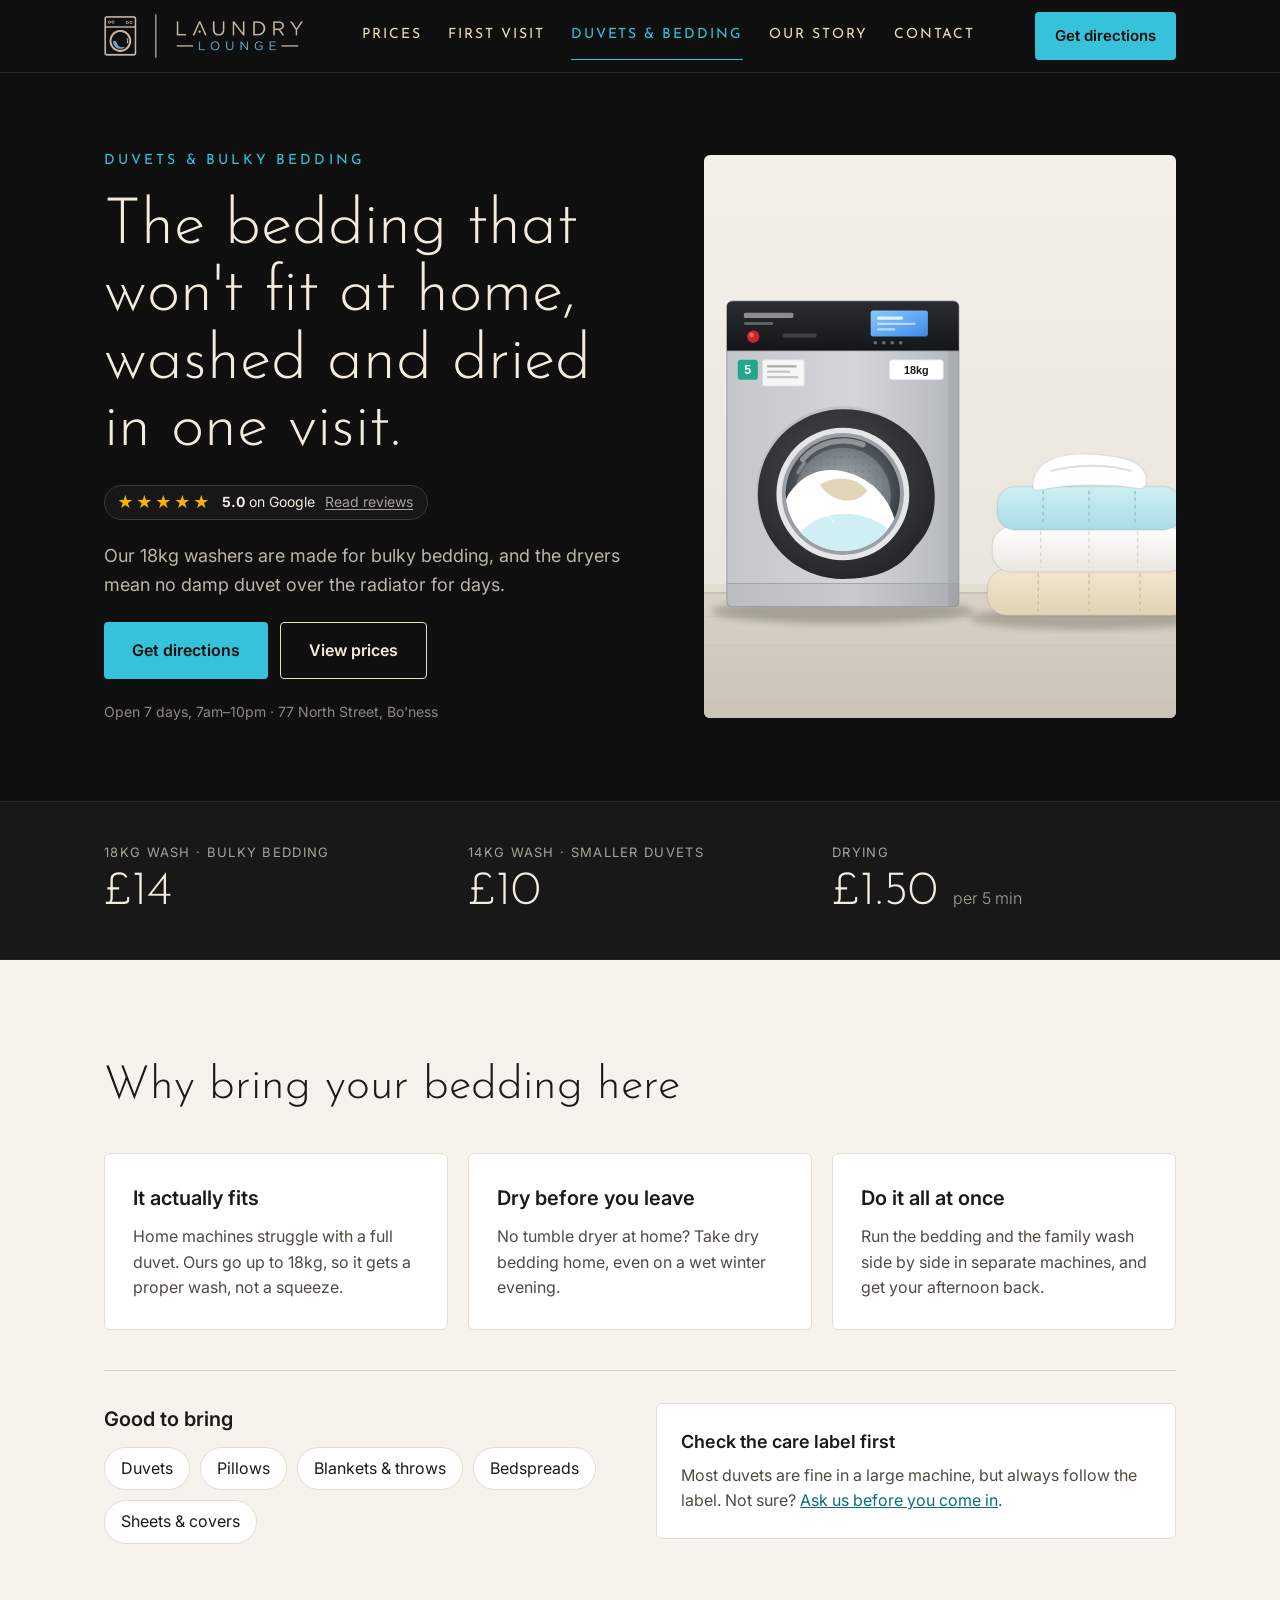
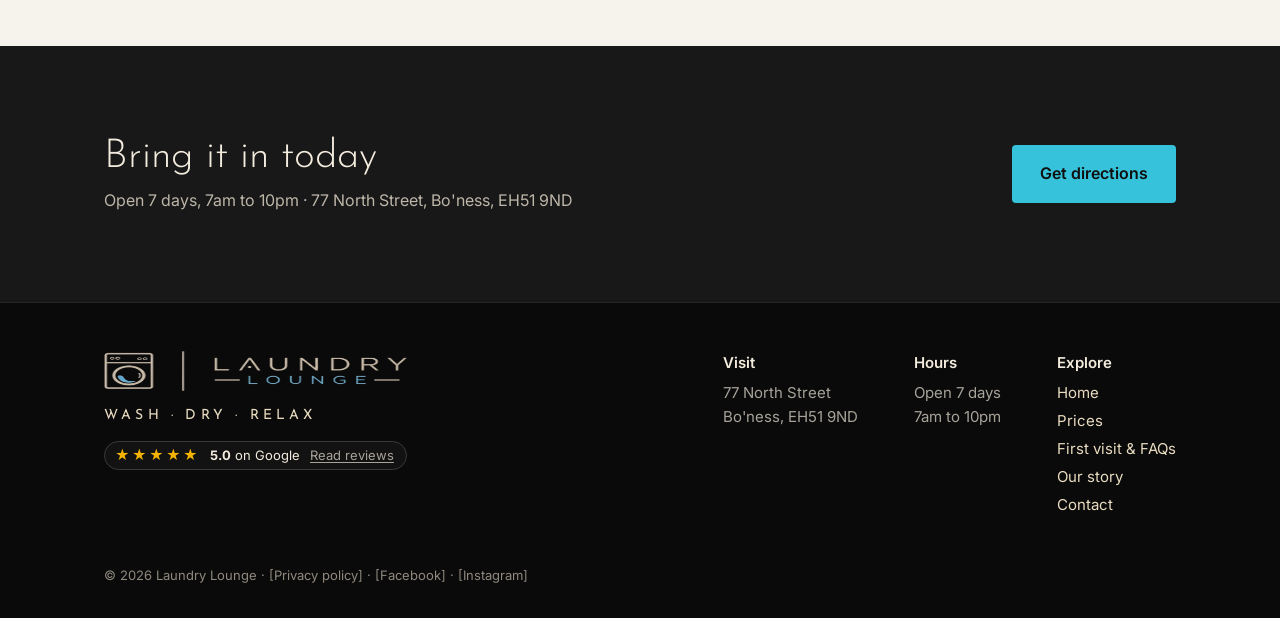
<file: duvets-and-bedding.html>
<!doctype html>
<html lang="en-GB">
<head>
<meta charset="utf-8">
<meta name="viewport" content="width=device-width, initial-scale=1">
<title>Laundry Lounge Bo'ness – Duvets &amp; bedding</title>
<meta name="robots" content="noindex">
<link rel="preconnect" href="https://fonts.googleapis.com">
<link rel="stylesheet" href="https://fonts.googleapis.com/css2?family=Josefin+Sans:wght@300;400;600&amp;family=Inter:wght@400;500;600&amp;display=swap">
<style>
body{margin:0;background:#0F0F0F}
a{color:#E9DCC0}a:hover{color:#FFFFFF}
</style>
<link rel="stylesheet" href="assets/site.css">
</head>
<body>
<div style="width: 100%; background: #0F0F0F; color: #F3EBDD; font-family: Inter, system-ui, sans-serif; font-size: 16px; line-height: 1.6">

<header class="site-header">
<div class="hdr-inner">
<a class="hdr-logo" href="index.html" aria-label="Laundry Lounge home"><img src="images/logo.png" alt="Laundry Lounge"></a>
<nav class="hdr-nav" id="site-nav" aria-label="Main">
<a href="prices.html">Prices</a>
<a href="first-visit.html">First visit</a>
<a href="duvets-and-bedding.html" aria-current="page">Duvets &amp; bedding</a>
<a href="our-story.html">Our story</a>
<a href="contact.html">Contact</a>
</nav>
<div class="hdr-actions">
<a class="btn-dir" href="https://maps.google.com/?q=77+North+Street,+Bo%27ness,+EH51+9ND" target="_blank" rel="noopener">Get directions</a>
<button class="menu-btn" type="button" aria-expanded="false" aria-controls="site-nav" aria-label="Open menu">
<svg class="ic-open" width="20" height="20" viewBox="0 0 24 24" fill="none" stroke="currentColor" stroke-width="1.8" stroke-linecap="round" aria-hidden="true"><path d="M4 7h16M4 12h16M4 17h16"></path></svg>
<svg class="ic-close" width="20" height="20" viewBox="0 0 24 24" fill="none" stroke="currentColor" stroke-width="1.8" stroke-linecap="round" aria-hidden="true"><path d="M6 6l12 12M18 6L6 18"></path></svg>
</button>
</div>
</div>
</header>

<section style="background: #0F0F0F">
<div class="hero" style="max-width: 1200px; margin: 0 auto; padding: clamp(32px, 6vw, 80px) clamp(20px, 5vw, 64px); display: flex; flex-wrap: wrap-reverse; align-items: center; gap: 48px">
<div class="hero-text" style="flex: 1 1 460px; min-width: 0; display: flex; flex-direction: column; gap: 22px">
<p class="h-eyebrow" style="margin: 0; font-family: 'Josefin Sans', sans-serif; font-size: 14px; letter-spacing: 0.22em; text-transform: uppercase; color: #35C2DA">Duvets &amp; bulky bedding</p>
<h1 class="h-title" style="margin: 0; font-family: 'Josefin Sans', sans-serif; font-weight: 300; font-size: clamp(38px, 5vw, 68px); line-height: 1.05">The bedding that won't fit at home, washed and dried in one visit.</h1>
<a class="rating-badge h-rating" href="https://www.google.com/maps/search/?api=1&amp;query=Laundry+Lounge+77+North+Street+Bo%27ness" target="_blank" rel="noopener" aria-label="Rated 5 out of 5 on Google. Read our reviews"><span class="rb-stars" aria-hidden="true">★★★★★</span><span class="rb-text"><strong>5.0</strong> on Google</span><span class="rb-more">Read reviews</span></a>
<p class="h-sub" style="margin: 0; font-size: 18px; color: #BDB6A8; max-width: 540px">Our 18kg washers are made for bulky bedding, and the dryers mean no damp duvet over the radiator for days.</p>
<div class="h-ctas" style="display: flex; flex-wrap: wrap; gap: 12px">
<a href="https://maps.google.com/?q=77+North+Street,+Bo%27ness,+EH51+9ND" target="_blank" rel="noopener" style="text-decoration: none; background: #35C2DA; color: #0F0F0F; padding: 16px 28px; border-radius: 4px; font-weight: 600">Get directions</a>
<a href="prices.html" style="text-decoration: none; border: 1px solid #E9DCC0; color: #F3EBDD; padding: 15px 28px; border-radius: 4px; font-weight: 600">View prices</a>
</div>
<p class="h-addr" style="margin: 0; font-size: 14px; color: #8F897E">Open 7 days, 7am–10pm · 77 North Street, Bo'ness</p>
</div>
<div class="hero-media" style="flex: 1 1 380px; min-width: 0">
<img src="images/duvets.svg" alt="Illustration of an 18kg washer with a stack of folded duvets" style="width: 100%; height: clamp(340px, 44vw, 580px); object-fit: cover; object-position: 50% 62%; border-radius: 6px; display: block">
</div>
</div>
</section>

<section aria-label="Bedding prices" style="background: #181818; border-top: 1px solid #262626; border-bottom: 1px solid #262626">
<div style="max-width: 1200px; margin: 0 auto; padding: 40px clamp(20px, 5vw, 64px); display: grid; grid-template-columns: repeat(auto-fit, minmax(240px, 1fr)); gap: 20px">
<div style="display: flex; flex-direction: column; gap: 4px">
<p style="margin: 0; font-size: 13px; letter-spacing: 0.1em; text-transform: uppercase; color: #A8A39A">18kg wash · bulky bedding</p>
<p style="margin: 0; font-family: 'Josefin Sans', sans-serif; font-size: 48px; font-weight: 300; line-height: 1.1">£14</p>
</div>
<div style="display: flex; flex-direction: column; gap: 4px">
<p style="margin: 0; font-size: 13px; letter-spacing: 0.1em; text-transform: uppercase; color: #A8A39A">14kg wash · smaller duvets</p>
<p style="margin: 0; font-family: 'Josefin Sans', sans-serif; font-size: 48px; font-weight: 300; line-height: 1.1">£10</p>
</div>
<div style="display: flex; flex-direction: column; gap: 4px">
<p style="margin: 0; font-size: 13px; letter-spacing: 0.1em; text-transform: uppercase; color: #A8A39A">Drying</p>
<p style="margin: 0; font-family: 'Josefin Sans', sans-serif; font-size: 48px; font-weight: 300; line-height: 1.1">£1.50 <span style="font-family: Inter, sans-serif; font-size: 16px; color: #A8A39A">per 5 min</span></p>
</div>
</div>
</section>

<section style="background: #F6F3EC; color: #1A1A1A">
<div style="max-width: 1200px; margin: 0 auto; padding: clamp(56px, 8vw, 104px) clamp(20px, 5vw, 64px); display: flex; flex-direction: column; gap: 40px">
<h2 style="margin: 0; font-family: 'Josefin Sans', sans-serif; font-weight: 300; font-size: clamp(30px, 3.6vw, 46px); line-height: 1.1; max-width: 720px">Why bring your bedding here</h2>
<div style="display: grid; grid-template-columns: repeat(auto-fit, minmax(260px, 1fr)); gap: 20px">
<div style="background: #FFFFFF; border: 1px solid #E4DED2; border-radius: 6px; padding: 28px; display: flex; flex-direction: column; gap: 10px">
<h3 style="margin: 0; font-size: 20px; font-weight: 600">It actually fits</h3>
<p style="margin: 0; color: #4F4A42">Home machines struggle with a full duvet. Ours go up to 18kg, so it gets a proper wash, not a squeeze.</p>
</div>
<div style="background: #FFFFFF; border: 1px solid #E4DED2; border-radius: 6px; padding: 28px; display: flex; flex-direction: column; gap: 10px">
<h3 style="margin: 0; font-size: 20px; font-weight: 600">Dry before you leave</h3>
<p style="margin: 0; color: #4F4A42">No tumble dryer at home? Take dry bedding home, even on a wet winter evening.</p>
</div>
<div style="background: #FFFFFF; border: 1px solid #E4DED2; border-radius: 6px; padding: 28px; display: flex; flex-direction: column; gap: 10px">
<h3 style="margin: 0; font-size: 20px; font-weight: 600">Do it all at once</h3>
<p style="margin: 0; color: #4F4A42">Run the bedding and the family wash side by side in separate machines, and get your afternoon back.</p>
</div>
</div>
<div style="display: flex; flex-wrap: wrap; gap: 32px; align-items: flex-start; border-top: 1px solid #D9D2C4; padding-top: 32px">
<div style="flex: 1 1 340px; min-width: 0">
<h3 style="margin: 0 0 12px; font-size: 20px; font-weight: 600">Good to bring</h3>
<ul style="margin: 0; padding: 0; list-style: none; display: flex; flex-wrap: wrap; gap: 10px">
<li style="background: #FFFFFF; border: 1px solid #E4DED2; border-radius: 999px; padding: 8px 16px">Duvets</li>
<li style="background: #FFFFFF; border: 1px solid #E4DED2; border-radius: 999px; padding: 8px 16px">Pillows</li>
<li style="background: #FFFFFF; border: 1px solid #E4DED2; border-radius: 999px; padding: 8px 16px">Blankets &amp; throws</li>
<li style="background: #FFFFFF; border: 1px solid #E4DED2; border-radius: 999px; padding: 8px 16px">Bedspreads</li>
<li style="background: #FFFFFF; border: 1px solid #E4DED2; border-radius: 999px; padding: 8px 16px">Sheets &amp; covers</li>
</ul>
</div>
<div style="flex: 1 1 340px; min-width: 0; background: #FFFFFF; border: 1px solid #E4DED2; border-radius: 6px; padding: 24px">
<h3 style="margin: 0 0 6px; font-size: 18px; font-weight: 600">Check the care label first</h3>
<p style="margin: 0; color: #4F4A42">Most duvets are fine in a large machine, but always follow the label. Not sure? <a href="contact.html" style="color: #086C7D">Ask us before you come in</a>.</p>
</div>
</div>
</div>
</section>

<section style="background: #181818">
<div style="max-width: 1200px; margin: 0 auto; padding: clamp(48px, 7vw, 88px) clamp(20px, 5vw, 64px); display: flex; flex-wrap: wrap; align-items: center; justify-content: space-between; gap: 24px">
<div style="display: flex; flex-direction: column; gap: 8px; max-width: 640px">
<h2 style="margin: 0; font-family: 'Josefin Sans', sans-serif; font-weight: 300; font-size: clamp(28px, 3.2vw, 40px); line-height: 1.15">Bring it in today</h2>
<p style="margin: 0; color: #BDB6A8">Open 7 days, 7am to 10pm · 77 North Street, Bo'ness, EH51 9ND</p>
</div>
<a href="https://maps.google.com/?q=77+North+Street,+Bo%27ness,+EH51+9ND" target="_blank" rel="noopener" style="text-decoration: none; background: #35C2DA; color: #0F0F0F; padding: 16px 28px; border-radius: 4px; font-weight: 600">Get directions</a>
</div>
</section>

<footer style="background: #0A0A0A; border-top: 1px solid #262626">
<div style="max-width: 1200px; margin: 0 auto; padding: 48px clamp(20px, 5vw, 64px); display: flex; flex-wrap: wrap; gap: 32px 56px; justify-content: space-between; align-items: flex-start">
<div style="display: flex; flex-direction: column; gap: 14px">
<img src="images/logo.png" alt="Laundry Lounge" style="height: 40px; width: auto; display: block">
<p style="margin: 0; font-family: 'Josefin Sans', sans-serif; letter-spacing: 0.3em; font-size: 14px; color: #E9DCC0">WASH · DRY · RELAX</p>
<a class="rating-badge rb-small" href="https://www.google.com/maps/search/?api=1&amp;query=Laundry+Lounge+77+North+Street+Bo%27ness" target="_blank" rel="noopener" aria-label="Rated 5 out of 5 on Google. Read our reviews"><span class="rb-stars" aria-hidden="true">★★★★★</span><span class="rb-text"><strong>5.0</strong> on Google</span><span class="rb-more">Read reviews</span></a>
</div>
<div style="display: flex; flex-wrap: wrap; gap: 32px 56px; font-size: 15px; color: #A8A39A">
<div><p style="margin: 0 0 6px; color: #F3EBDD; font-weight: 600">Visit</p><p style="margin: 0">77 North Street<br>Bo'ness, EH51 9ND</p></div>
<div><p style="margin: 0 0 6px; color: #F3EBDD; font-weight: 600">Hours</p><p style="margin: 0">Open 7 days<br>7am to 10pm</p></div>
<div style="display: flex; flex-direction: column; gap: 4px"><p style="margin: 0 0 2px; color: #F3EBDD; font-weight: 600">Explore</p><a href="index.html" style="text-decoration: none">Home</a><a href="prices.html" style="text-decoration: none">Prices</a><a href="first-visit.html" style="text-decoration: none">First visit &amp; FAQs</a><a href="our-story.html" style="text-decoration: none">Our story</a><a href="contact.html" style="text-decoration: none">Contact</a></div>
</div>
</div>
<div style="max-width: 1200px; margin: 0 auto; padding: 0 clamp(20px, 5vw, 64px) 32px; font-size: 13px; color: #8F897E">© 2026 Laundry Lounge · [Privacy policy] · [Facebook] · [Instagram]</div>
</footer>

</div>
<div class="mobile-bar">
<a class="mb-primary" href="https://maps.google.com/?q=77+North+Street,+Bo%27ness,+EH51+9ND" target="_blank" rel="noopener">Get directions</a>
<a class="mb-secondary" href="prices.html">View prices</a>
</div>
<script src="assets/site.js"></script>
</body>
</html>
</file>
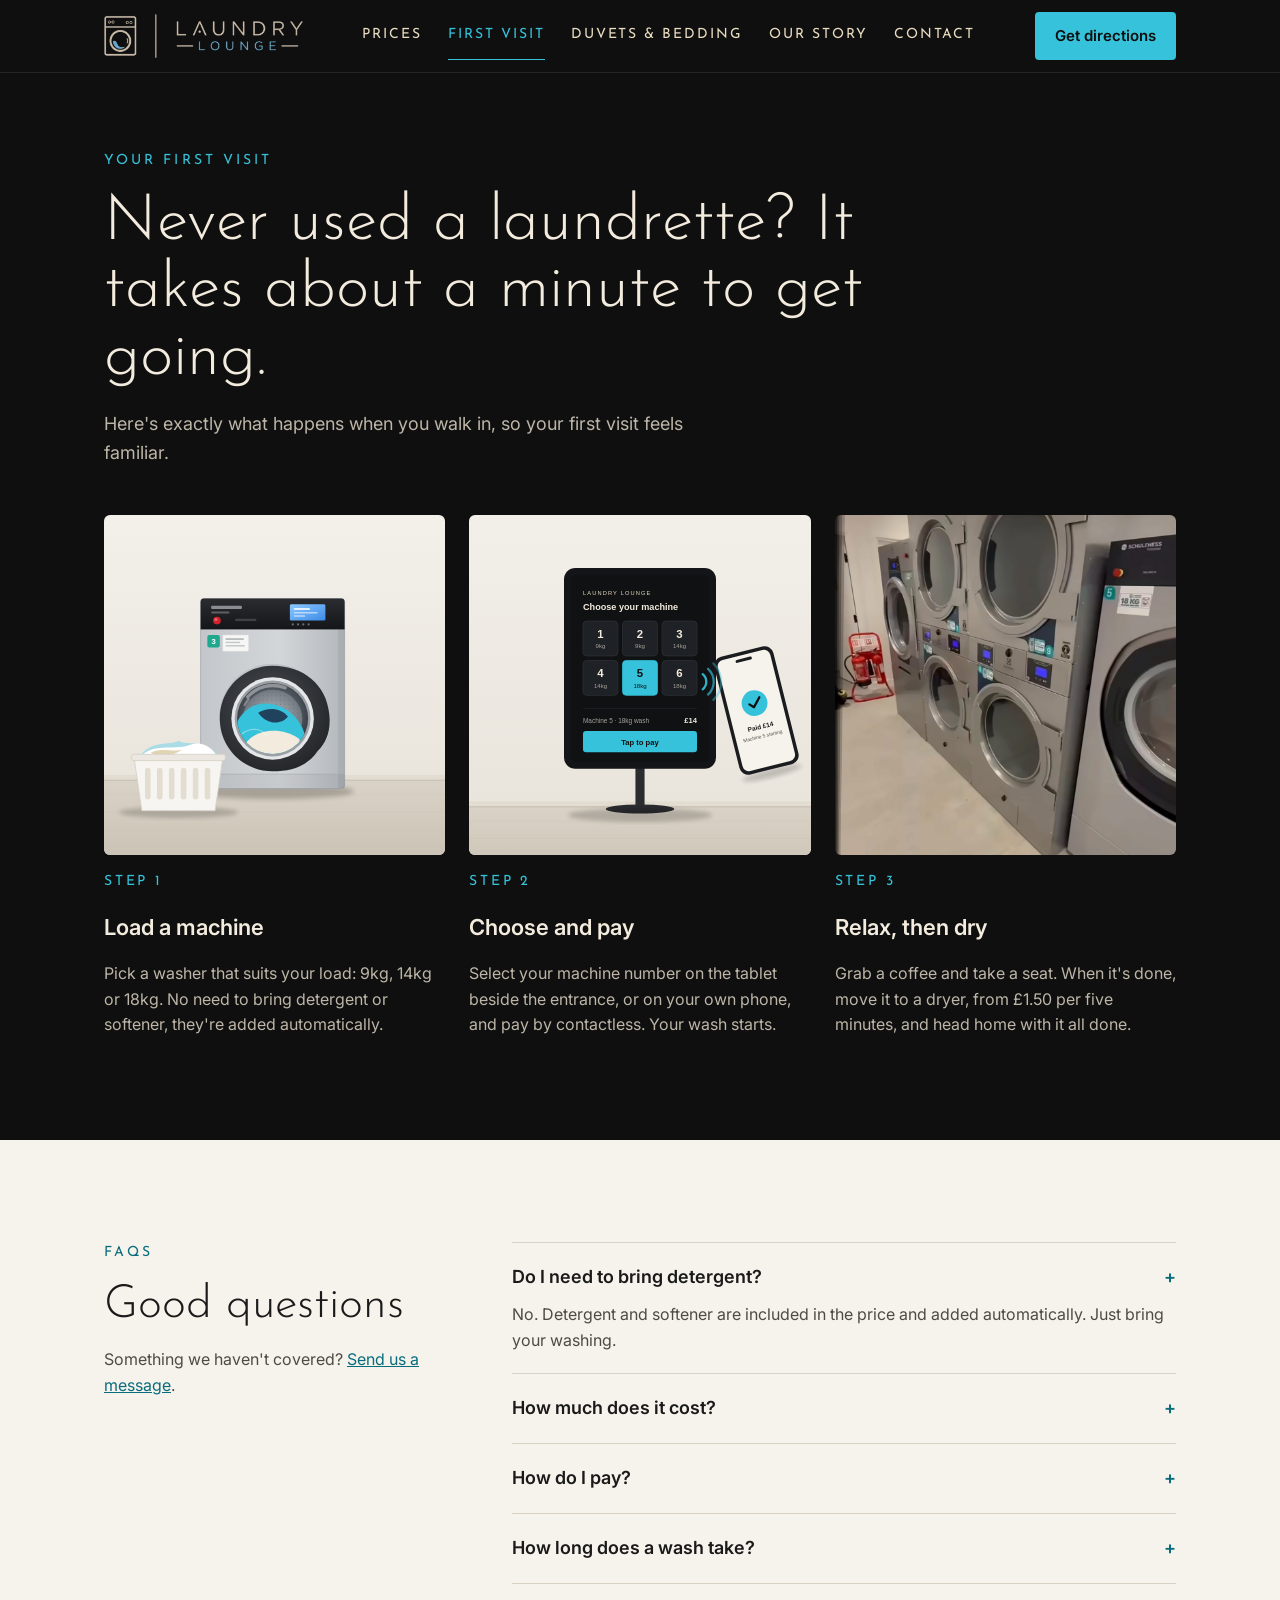
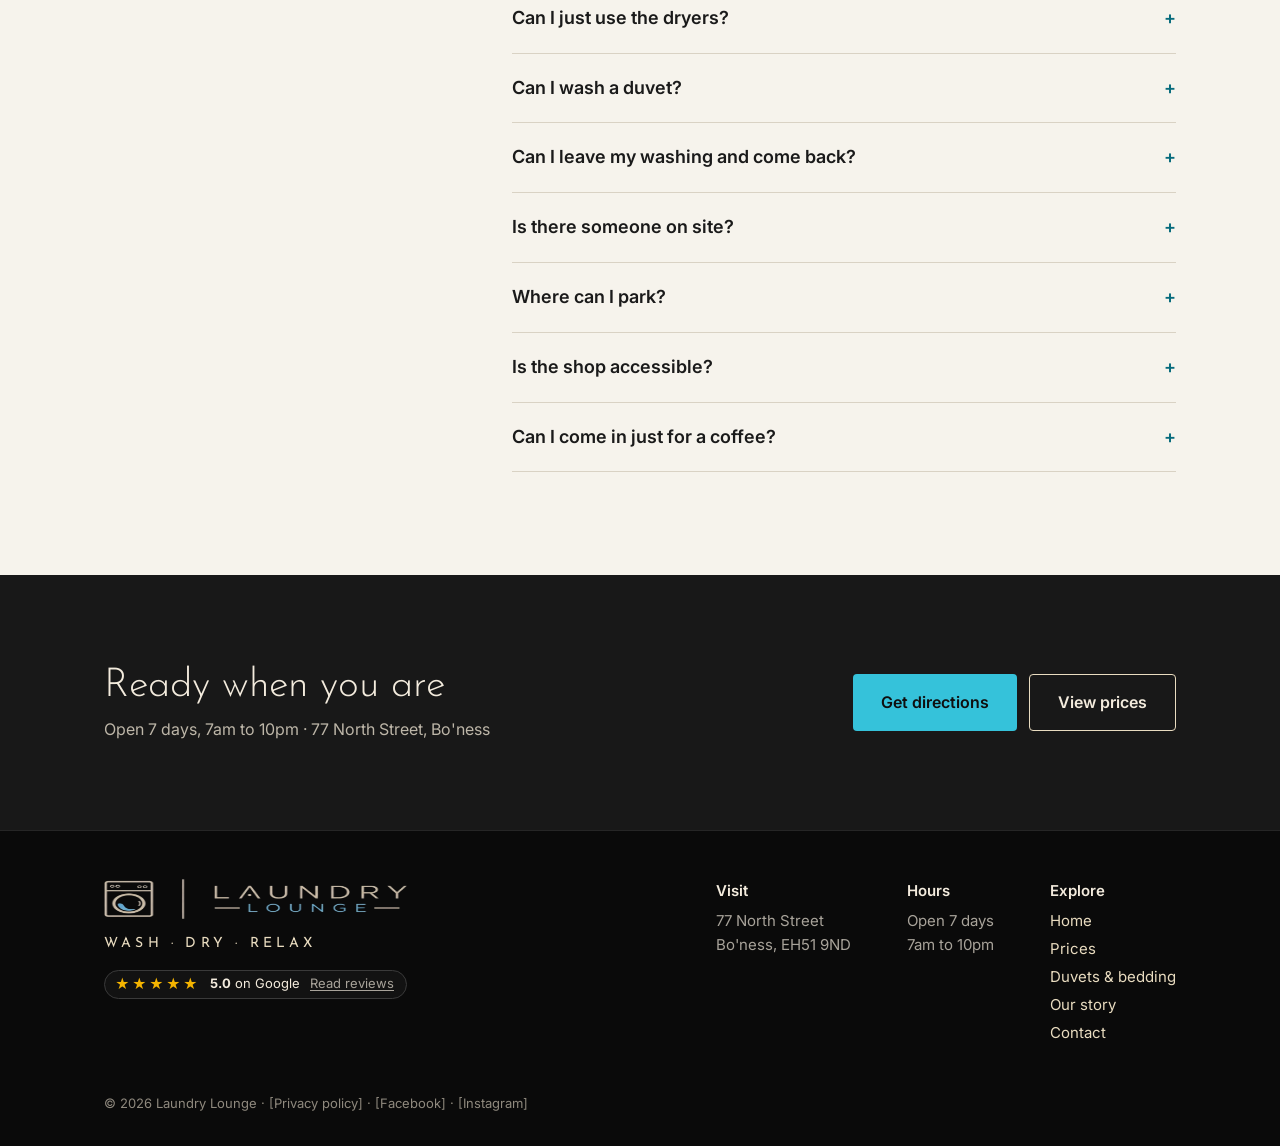
<file: first-visit.html>
<!doctype html>
<html lang="en-GB">
<head>
<meta charset="utf-8">
<meta name="viewport" content="width=device-width, initial-scale=1">
<title>Laundry Lounge Bo'ness – First visit &amp; FAQs</title>
<meta name="robots" content="noindex">
<link rel="preconnect" href="https://fonts.googleapis.com">
<link rel="stylesheet" href="https://fonts.googleapis.com/css2?family=Josefin+Sans:wght@300;400;600&amp;family=Inter:wght@400;500;600&amp;display=swap">
<style>
body{margin:0;background:#0F0F0F}
a{color:#E9DCC0}a:hover{color:#FFFFFF}
summary{cursor:pointer;list-style:none}
summary::-webkit-details-marker{display:none}
</style>
<link rel="stylesheet" href="assets/site.css">
</head>
<body>
<div style="width: 100%; background: #0F0F0F; color: #F3EBDD; font-family: Inter, system-ui, sans-serif; font-size: 16px; line-height: 1.6">

<header class="site-header">
<div class="hdr-inner">
<a class="hdr-logo" href="index.html" aria-label="Laundry Lounge home"><img src="images/logo.png" alt="Laundry Lounge"></a>
<nav class="hdr-nav" id="site-nav" aria-label="Main">
<a href="prices.html">Prices</a>
<a href="first-visit.html" aria-current="page">First visit</a>
<a href="duvets-and-bedding.html">Duvets &amp; bedding</a>
<a href="our-story.html">Our story</a>
<a href="contact.html">Contact</a>
</nav>
<div class="hdr-actions">
<a class="btn-dir" href="https://maps.google.com/?q=77+North+Street,+Bo%27ness,+EH51+9ND" target="_blank" rel="noopener">Get directions</a>
<button class="menu-btn" type="button" aria-expanded="false" aria-controls="site-nav" aria-label="Open menu">
<svg class="ic-open" width="20" height="20" viewBox="0 0 24 24" fill="none" stroke="currentColor" stroke-width="1.8" stroke-linecap="round" aria-hidden="true"><path d="M4 7h16M4 12h16M4 17h16"></path></svg>
<svg class="ic-close" width="20" height="20" viewBox="0 0 24 24" fill="none" stroke="currentColor" stroke-width="1.8" stroke-linecap="round" aria-hidden="true"><path d="M6 6l12 12M18 6L6 18"></path></svg>
</button>
</div>
</div>
</header>

<section style="background: #0F0F0F">
<div style="max-width: 1200px; margin: 0 auto; padding: clamp(40px, 6vw, 80px) clamp(20px, 5vw, 64px) clamp(32px, 4vw, 48px); display: flex; flex-direction: column; gap: 18px; max-width: 1200px">
<p style="margin: 0; font-family: 'Josefin Sans', sans-serif; font-size: 14px; letter-spacing: 0.22em; text-transform: uppercase; color: #35C2DA">Your first visit</p>
<h1 style="margin: 0; font-family: 'Josefin Sans', sans-serif; font-weight: 300; font-size: clamp(38px, 5vw, 66px); line-height: 1.05; max-width: 820px">Never used a laundrette? It takes about a minute to get going.</h1>
<p style="margin: 0; font-size: 18px; color: #BDB6A8; max-width: 640px">Here's exactly what happens when you walk in, so your first visit feels familiar.</p>
</div>
</section>

<section aria-label="Three steps" style="background: #0F0F0F">
<div style="max-width: 1200px; margin: 0 auto; padding: 0 clamp(20px, 5vw, 64px) clamp(56px, 8vw, 104px); display: grid; grid-template-columns: repeat(auto-fit, minmax(280px, 1fr)); gap: 24px">
<div style="display: flex; flex-direction: column; gap: 16px">
<img src="images/step-load.svg" alt="Illustration of a washer being loaded, with a laundry basket" style="width: 100%; height: 340px; object-fit: cover; border-radius: 6px; display: block">
<p style="margin: 0; font-family: 'Josefin Sans', sans-serif; font-size: 14px; letter-spacing: 0.2em; color: #35C2DA">STEP 1</p>
<h2 style="margin: 0; font-size: 22px; font-weight: 600">Load a machine</h2>
<p style="margin: 0; color: #BDB6A8">Pick a washer that suits your load: 9kg, 14kg or 18kg. No need to bring detergent or softener, they're added automatically.</p>
</div>
<div style="display: flex; flex-direction: column; gap: 16px">
<img src="images/step-pay.svg" alt="Illustration of the payment tablet: choose a machine, then tap to pay" style="width: 100%; height: 340px; object-fit: cover; border-radius: 6px; display: block">
<p style="margin: 0; font-family: 'Josefin Sans', sans-serif; font-size: 14px; letter-spacing: 0.2em; color: #35C2DA">STEP 2</p>
<h2 style="margin: 0; font-size: 22px; font-weight: 600">Choose and pay</h2>
<p style="margin: 0; color: #BDB6A8">Select your machine number on the tablet beside the entrance, or on your own phone, and pay by contactless. Your wash starts.</p>
</div>
<div style="display: flex; flex-direction: column; gap: 16px">
<img src="images/interior.jpg" alt="Inside Laundry Lounge with dryers and washers" style="width: 100%; height: 340px; object-fit: cover; border-radius: 6px; display: block">
<p style="margin: 0; font-family: 'Josefin Sans', sans-serif; font-size: 14px; letter-spacing: 0.2em; color: #35C2DA">STEP 3</p>
<h2 style="margin: 0; font-size: 22px; font-weight: 600">Relax, then dry</h2>
<p style="margin: 0; color: #BDB6A8">Grab a coffee and take a seat. When it's done, move it to a dryer, from £1.50 per five minutes, and head home with it all done.</p>
</div>
</div>
</section>

<section style="background: #F6F3EC; color: #1A1A1A">
<div style="max-width: 1200px; margin: 0 auto; padding: clamp(56px, 8vw, 104px) clamp(20px, 5vw, 64px); display: flex; flex-wrap: wrap; gap: 56px">
<div style="flex: 1 1 300px; min-width: 0; display: flex; flex-direction: column; gap: 16px">
<p style="margin: 0; font-family: 'Josefin Sans', sans-serif; font-size: 14px; letter-spacing: 0.22em; text-transform: uppercase; color: #086C7D">FAQs</p>
<h2 style="margin: 0; font-family: 'Josefin Sans', sans-serif; font-weight: 300; font-size: clamp(30px, 3.6vw, 46px); line-height: 1.1">Good questions</h2>
<p style="margin: 0; color: #4F4A42">Something we haven't covered? <a href="contact.html" style="color: #086C7D">Send us a message</a>.</p>
</div>
<div style="flex: 2 1 560px; min-width: 0; display: flex; flex-direction: column; border-top: 1px solid #D9D2C4">
<details open style="border-bottom: 1px solid #D9D2C4; padding: 20px 0">
<summary style="font-size: 18px; font-weight: 600; display: flex; justify-content: space-between; gap: 16px">Do I need to bring detergent?<span aria-hidden="true" style="color: #086C7D">+</span></summary>
<p style="margin: 10px 0 0; color: #4F4A42">No. Detergent and softener are included in the price and added automatically. Just bring your washing.</p>
</details>
<details style="border-bottom: 1px solid #D9D2C4; padding: 20px 0">
<summary style="font-size: 18px; font-weight: 600; display: flex; justify-content: space-between; gap: 16px">How much does it cost?<span aria-hidden="true" style="color: #086C7D">+</span></summary>
<p style="margin: 10px 0 0; color: #4F4A42">A 9kg wash is £7, 14kg is £10 and 18kg is £14. Drying is from £1.50 per five minutes. <a href="prices.html" style="color: #086C7D">See all prices</a>.</p>
</details>
<details style="border-bottom: 1px solid #D9D2C4; padding: 20px 0">
<summary style="font-size: 18px; font-weight: 600; display: flex; justify-content: space-between; gap: 16px">How do I pay?<span aria-hidden="true" style="color: #086C7D">+</span></summary>
<p style="margin: 10px 0 0; color: #4F4A42">On the tablet beside the entrance, or on your own phone. Contactless payments are accepted.</p>
</details>
<details style="border-bottom: 1px solid #D9D2C4; padding: 20px 0">
<summary style="font-size: 18px; font-weight: 600; display: flex; justify-content: space-between; gap: 16px">How long does a wash take?<span aria-hidden="true" style="color: #086C7D">+</span></summary>
<p style="margin: 10px 0 0; color: #4F4A42">[TYPICAL WASH TIME, e.g. around XX minutes]</p>
</details>
<details style="border-bottom: 1px solid #D9D2C4; padding: 20px 0">
<summary style="font-size: 18px; font-weight: 600; display: flex; justify-content: space-between; gap: 16px">Can I just use the dryers?<span aria-hidden="true" style="color: #086C7D">+</span></summary>
<p style="margin: 10px 0 0; color: #4F4A42">Yes. Wash at home and bring it in just to dry, from £1.50 per five minutes.</p>
</details>
<details style="border-bottom: 1px solid #D9D2C4; padding: 20px 0">
<summary style="font-size: 18px; font-weight: 600; display: flex; justify-content: space-between; gap: 16px">Can I wash a duvet?<span aria-hidden="true" style="color: #086C7D">+</span></summary>
<p style="margin: 10px 0 0; color: #4F4A42">Yes. Our 18kg washers are made for bulky bedding. Check the care label first. <a href="duvets-and-bedding.html" style="color: #086C7D">More on duvets and bedding</a>.</p>
</details>
<details style="border-bottom: 1px solid #D9D2C4; padding: 20px 0">
<summary style="font-size: 18px; font-weight: 600; display: flex; justify-content: space-between; gap: 16px">Can I leave my washing and come back?<span aria-hidden="true" style="color: #086C7D">+</span></summary>
<p style="margin: 10px 0 0; color: #4F4A42">[HOUSE RULE]</p>
</details>
<details style="border-bottom: 1px solid #D9D2C4; padding: 20px 0">
<summary style="font-size: 18px; font-weight: 600; display: flex; justify-content: space-between; gap: 16px">Is there someone on site?<span aria-hidden="true" style="color: #086C7D">+</span></summary>
<p style="margin: 10px 0 0; color: #4F4A42">[STAFFED HOURS, OR WHO TO CALL IF YOU NEED HELP]</p>
</details>
<details style="border-bottom: 1px solid #D9D2C4; padding: 20px 0">
<summary style="font-size: 18px; font-weight: 600; display: flex; justify-content: space-between; gap: 16px">Where can I park?<span aria-hidden="true" style="color: #086C7D">+</span></summary>
<p style="margin: 10px 0 0; color: #4F4A42">[PARKING INFO]</p>
</details>
<details style="border-bottom: 1px solid #D9D2C4; padding: 20px 0">
<summary style="font-size: 18px; font-weight: 600; display: flex; justify-content: space-between; gap: 16px">Is the shop accessible?<span aria-hidden="true" style="color: #086C7D">+</span></summary>
<p style="margin: 10px 0 0; color: #4F4A42">[STEP-FREE ACCESS / ACCESSIBILITY INFO]</p>
</details>
<details style="border-bottom: 1px solid #D9D2C4; padding: 20px 0">
<summary style="font-size: 18px; font-weight: 600; display: flex; justify-content: space-between; gap: 16px">Can I come in just for a coffee?<span aria-hidden="true" style="color: #086C7D">+</span></summary>
<p style="margin: 10px 0 0; color: #4F4A42">Of course. Everyone's welcome, no laundry needed. Coffee, tea and soup are £2.50 each, with snacks and cold drinks too.</p>
</details>
</div>
</div>
</section>

<section style="background: #181818">
<div style="max-width: 1200px; margin: 0 auto; padding: clamp(48px, 7vw, 88px) clamp(20px, 5vw, 64px); display: flex; flex-wrap: wrap; align-items: center; justify-content: space-between; gap: 24px">
<div style="display: flex; flex-direction: column; gap: 8px; max-width: 640px">
<h2 style="margin: 0; font-family: 'Josefin Sans', sans-serif; font-weight: 300; font-size: clamp(28px, 3.2vw, 40px); line-height: 1.15">Ready when you are</h2>
<p style="margin: 0; color: #BDB6A8">Open 7 days, 7am to 10pm · 77 North Street, Bo'ness</p>
</div>
<div style="display: flex; flex-wrap: wrap; gap: 12px">
<a href="https://maps.google.com/?q=77+North+Street,+Bo%27ness,+EH51+9ND" target="_blank" rel="noopener" style="text-decoration: none; background: #35C2DA; color: #0F0F0F; padding: 16px 28px; border-radius: 4px; font-weight: 600">Get directions</a>
<a href="prices.html" style="text-decoration: none; border: 1px solid #E9DCC0; color: #F3EBDD; padding: 15px 28px; border-radius: 4px; font-weight: 600">View prices</a>
</div>
</div>
</section>

<footer style="background: #0A0A0A; border-top: 1px solid #262626">
<div style="max-width: 1200px; margin: 0 auto; padding: 48px clamp(20px, 5vw, 64px); display: flex; flex-wrap: wrap; gap: 32px 56px; justify-content: space-between; align-items: flex-start">
<div style="display: flex; flex-direction: column; gap: 14px">
<img src="images/logo.png" alt="Laundry Lounge" style="height: 40px; width: auto; display: block">
<p style="margin: 0; font-family: 'Josefin Sans', sans-serif; letter-spacing: 0.3em; font-size: 14px; color: #E9DCC0">WASH · DRY · RELAX</p>
<a class="rating-badge rb-small" href="https://www.google.com/maps/search/?api=1&amp;query=Laundry+Lounge+77+North+Street+Bo%27ness" target="_blank" rel="noopener" aria-label="Rated 5 out of 5 on Google. Read our reviews"><span class="rb-stars" aria-hidden="true">★★★★★</span><span class="rb-text"><strong>5.0</strong> on Google</span><span class="rb-more">Read reviews</span></a>
</div>
<div style="display: flex; flex-wrap: wrap; gap: 32px 56px; font-size: 15px; color: #A8A39A">
<div><p style="margin: 0 0 6px; color: #F3EBDD; font-weight: 600">Visit</p><p style="margin: 0">77 North Street<br>Bo'ness, EH51 9ND</p></div>
<div><p style="margin: 0 0 6px; color: #F3EBDD; font-weight: 600">Hours</p><p style="margin: 0">Open 7 days<br>7am to 10pm</p></div>
<div style="display: flex; flex-direction: column; gap: 4px"><p style="margin: 0 0 2px; color: #F3EBDD; font-weight: 600">Explore</p><a href="index.html" style="text-decoration: none">Home</a><a href="prices.html" style="text-decoration: none">Prices</a><a href="duvets-and-bedding.html" style="text-decoration: none">Duvets &amp; bedding</a><a href="our-story.html" style="text-decoration: none">Our story</a><a href="contact.html" style="text-decoration: none">Contact</a></div>
</div>
</div>
<div style="max-width: 1200px; margin: 0 auto; padding: 0 clamp(20px, 5vw, 64px) 32px; font-size: 13px; color: #8F897E">© 2026 Laundry Lounge · [Privacy policy] · [Facebook] · [Instagram]</div>
</footer>

</div>
<div class="mobile-bar">
<a class="mb-primary" href="https://maps.google.com/?q=77+North+Street,+Bo%27ness,+EH51+9ND" target="_blank" rel="noopener">Get directions</a>
<a class="mb-secondary" href="prices.html">View prices</a>
</div>
<script src="assets/site.js"></script>
</body>
</html>
</file>
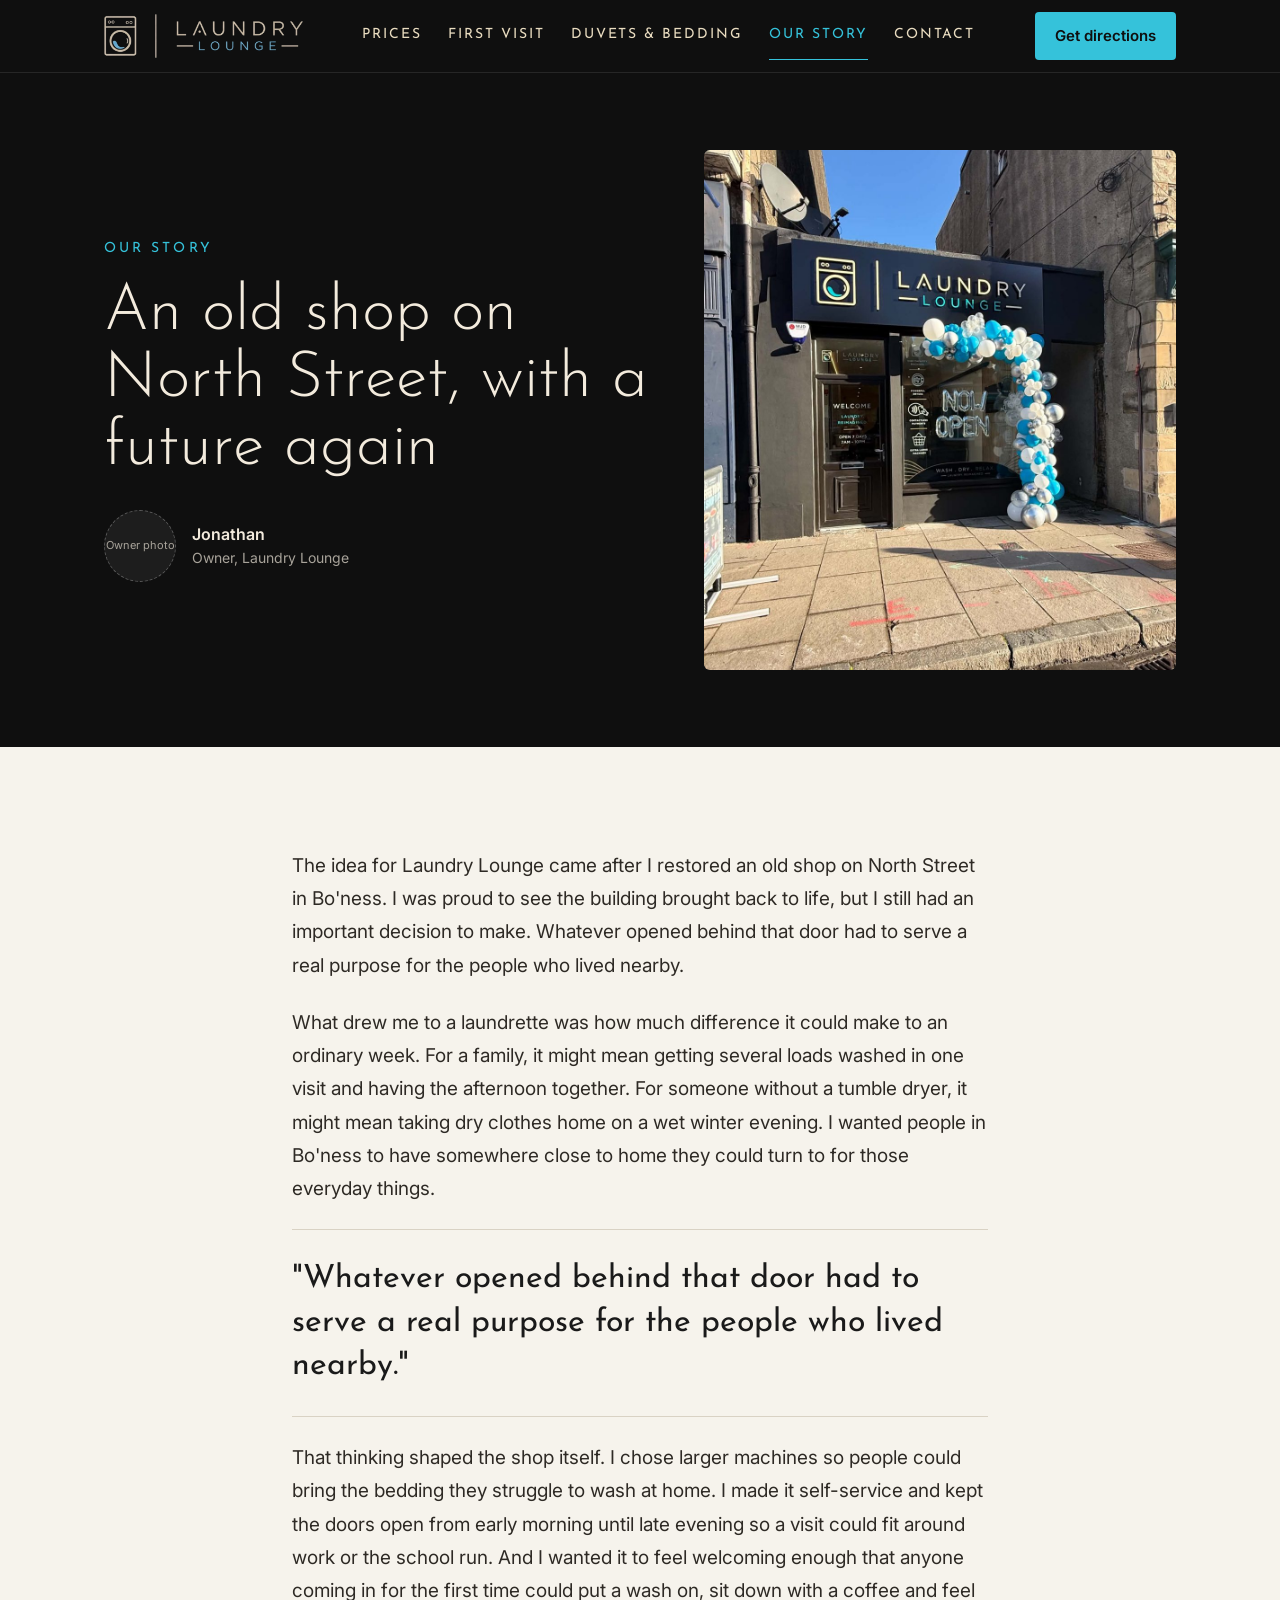
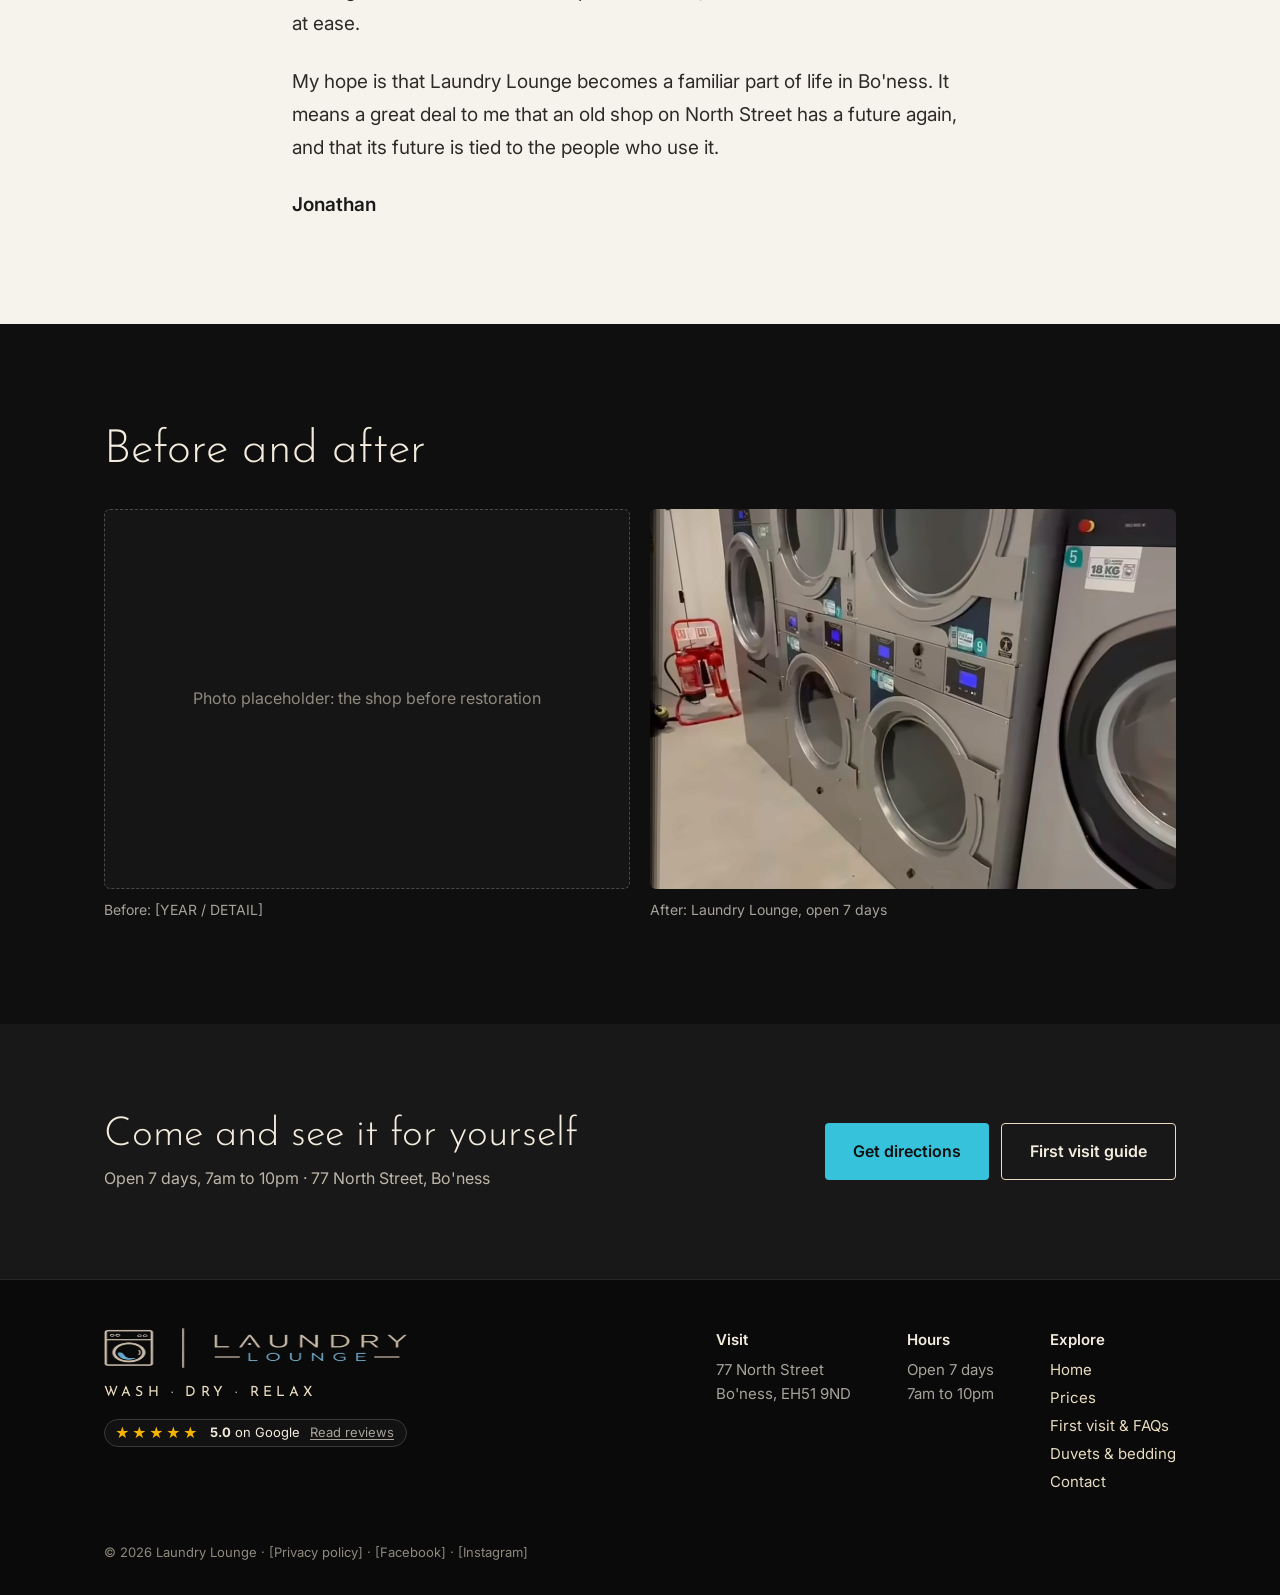
<file: our-story.html>
<!doctype html>
<html lang="en-GB">
<head>
<meta charset="utf-8">
<meta name="viewport" content="width=device-width, initial-scale=1">
<title>Laundry Lounge Bo'ness – Our story</title>
<meta name="robots" content="noindex">
<link rel="preconnect" href="https://fonts.googleapis.com">
<link rel="stylesheet" href="https://fonts.googleapis.com/css2?family=Josefin+Sans:wght@300;400;600&amp;family=Inter:wght@400;500;600&amp;display=swap">
<style>
body{margin:0;background:#0F0F0F}
a{color:#E9DCC0}a:hover{color:#FFFFFF}
</style>
<link rel="stylesheet" href="assets/site.css">
</head>
<body>
<div style="width: 100%; background: #0F0F0F; color: #F3EBDD; font-family: Inter, system-ui, sans-serif; font-size: 16px; line-height: 1.6">

<header class="site-header">
<div class="hdr-inner">
<a class="hdr-logo" href="index.html" aria-label="Laundry Lounge home"><img src="images/logo.png" alt="Laundry Lounge"></a>
<nav class="hdr-nav" id="site-nav" aria-label="Main">
<a href="prices.html">Prices</a>
<a href="first-visit.html">First visit</a>
<a href="duvets-and-bedding.html">Duvets &amp; bedding</a>
<a href="our-story.html" aria-current="page">Our story</a>
<a href="contact.html">Contact</a>
</nav>
<div class="hdr-actions">
<a class="btn-dir" href="https://maps.google.com/?q=77+North+Street,+Bo%27ness,+EH51+9ND" target="_blank" rel="noopener">Get directions</a>
<button class="menu-btn" type="button" aria-expanded="false" aria-controls="site-nav" aria-label="Open menu">
<svg class="ic-open" width="20" height="20" viewBox="0 0 24 24" fill="none" stroke="currentColor" stroke-width="1.8" stroke-linecap="round" aria-hidden="true"><path d="M4 7h16M4 12h16M4 17h16"></path></svg>
<svg class="ic-close" width="20" height="20" viewBox="0 0 24 24" fill="none" stroke="currentColor" stroke-width="1.8" stroke-linecap="round" aria-hidden="true"><path d="M6 6l12 12M18 6L6 18"></path></svg>
</button>
</div>
</div>
</header>

<section style="background: #0F0F0F">
<div style="max-width: 1200px; margin: 0 auto; padding: clamp(40px, 6vw, 88px) clamp(20px, 5vw, 64px); display: flex; flex-wrap: wrap; align-items: center; gap: 48px">
<div style="flex: 1 1 460px; min-width: 0; display: flex; flex-direction: column; gap: 20px">
<p style="margin: 0; font-family: 'Josefin Sans', sans-serif; font-size: 14px; letter-spacing: 0.22em; text-transform: uppercase; color: #35C2DA">Our story</p>
<h1 style="margin: 0; font-family: 'Josefin Sans', sans-serif; font-weight: 300; font-size: clamp(38px, 5vw, 66px); line-height: 1.05">An old shop on North Street, with a future again</h1>
<div style="display: flex; align-items: center; gap: 16px; padding-top: 8px">
<div style="flex: none; width: 72px; height: 72px; border-radius: 50%; background: #1D1D1D; border: 1px dashed #5A5A5A; display: flex; align-items: center; justify-content: center; font-size: 11px; color: #A8A39A; text-align: center; line-height: 1.2">Owner photo</div>
<div><p style="margin: 0; font-weight: 600">Jonathan</p><p style="margin: 0; font-size: 14px; color: #A8A39A">Owner, Laundry Lounge</p></div>
</div>
</div>
<div style="flex: 1 1 380px; min-width: 0">
<img src="images/storefront.jpg" alt="The restored Laundry Lounge shopfront on opening day" style="width: 100%; height: 520px; object-fit: cover; object-position: 50% 35%; border-radius: 6px; display: block">
</div>
</div>
</section>

<section style="background: #F6F3EC; color: #1A1A1A">
<div style="max-width: 760px; margin: 0 auto; padding: clamp(56px, 8vw, 112px) clamp(20px, 5vw, 32px); display: flex; flex-direction: column; gap: 24px; font-size: 19px; line-height: 1.75; color: #2E2A25">
<p style="margin: 0">The idea for Laundry Lounge came after I restored an old shop on North Street in Bo'ness. I was proud to see the building brought back to life, but I still had an important decision to make. Whatever opened behind that door had to serve a real purpose for the people who lived nearby.</p>
<p style="margin: 0">What drew me to a laundrette was how much difference it could make to an ordinary week. For a family, it might mean getting several loads washed in one visit and having the afternoon together. For someone without a tumble dryer, it might mean taking dry clothes home on a wet winter evening. I wanted people in Bo'ness to have somewhere close to home they could turn to for those everyday things.</p>
<p style="margin: 0; font-family: 'Josefin Sans', sans-serif; font-size: clamp(24px, 2.8vw, 32px); line-height: 1.35; color: #1A1A1A; border-top: 1px solid #D9D2C4; border-bottom: 1px solid #D9D2C4; padding: 28px 0">"Whatever opened behind that door had to serve a real purpose for the people who lived nearby."</p>
<p style="margin: 0">That thinking shaped the shop itself. I chose larger machines so people could bring the bedding they struggle to wash at home. I made it self-service and kept the doors open from early morning until late evening so a visit could fit around work or the school run. And I wanted it to feel welcoming enough that anyone coming in for the first time could put a wash on, sit down with a coffee and feel at ease.</p>
<p style="margin: 0">My hope is that Laundry Lounge becomes a familiar part of life in Bo'ness. It means a great deal to me that an old shop on North Street has a future again, and that its future is tied to the people who use it.</p>
<p style="margin: 0; font-weight: 600; color: #1A1A1A">Jonathan</p>
</div>
</section>

<section aria-label="The restoration" style="background: #0F0F0F">
<div style="max-width: 1200px; margin: 0 auto; padding: clamp(56px, 8vw, 104px) clamp(20px, 5vw, 64px); display: flex; flex-direction: column; gap: 32px">
<h2 style="margin: 0; font-family: 'Josefin Sans', sans-serif; font-weight: 300; font-size: clamp(30px, 3.6vw, 46px); line-height: 1.1">Before and after</h2>
<div style="display: grid; grid-template-columns: repeat(auto-fit, minmax(280px, 1fr)); gap: 20px">
<figure style="margin: 0; display: flex; flex-direction: column; gap: 10px">
<div style="height: 380px; border-radius: 6px; border: 1px dashed #4A4A4A; background: #151515; display: flex; align-items: center; justify-content: center; color: #8F897E; text-align: center; padding: 20px">Photo placeholder: the shop before restoration</div>
<figcaption style="font-size: 14px; color: #A8A39A">Before: [YEAR / DETAIL]</figcaption>
</figure>
<figure style="margin: 0; display: flex; flex-direction: column; gap: 10px">
<img src="images/interior.jpg" alt="Inside the finished laundrette" style="width: 100%; height: 380px; object-fit: cover; border-radius: 6px; display: block">
<figcaption style="font-size: 14px; color: #A8A39A">After: Laundry Lounge, open 7 days</figcaption>
</figure>
</div>
</div>
</section>

<section style="background: #181818">
<div style="max-width: 1200px; margin: 0 auto; padding: clamp(48px, 7vw, 88px) clamp(20px, 5vw, 64px); display: flex; flex-wrap: wrap; align-items: center; justify-content: space-between; gap: 24px">
<div style="display: flex; flex-direction: column; gap: 8px; max-width: 640px">
<h2 style="margin: 0; font-family: 'Josefin Sans', sans-serif; font-weight: 300; font-size: clamp(28px, 3.2vw, 40px); line-height: 1.15">Come and see it for yourself</h2>
<p style="margin: 0; color: #BDB6A8">Open 7 days, 7am to 10pm · 77 North Street, Bo'ness</p>
</div>
<div style="display: flex; flex-wrap: wrap; gap: 12px">
<a href="https://maps.google.com/?q=77+North+Street,+Bo%27ness,+EH51+9ND" target="_blank" rel="noopener" style="text-decoration: none; background: #35C2DA; color: #0F0F0F; padding: 16px 28px; border-radius: 4px; font-weight: 600">Get directions</a>
<a href="first-visit.html" style="text-decoration: none; border: 1px solid #E9DCC0; color: #F3EBDD; padding: 15px 28px; border-radius: 4px; font-weight: 600">First visit guide</a>
</div>
</div>
</section>

<footer style="background: #0A0A0A; border-top: 1px solid #262626">
<div style="max-width: 1200px; margin: 0 auto; padding: 48px clamp(20px, 5vw, 64px); display: flex; flex-wrap: wrap; gap: 32px 56px; justify-content: space-between; align-items: flex-start">
<div style="display: flex; flex-direction: column; gap: 14px">
<img src="images/logo.png" alt="Laundry Lounge" style="height: 40px; width: auto; display: block">
<p style="margin: 0; font-family: 'Josefin Sans', sans-serif; letter-spacing: 0.3em; font-size: 14px; color: #E9DCC0">WASH · DRY · RELAX</p>
<a class="rating-badge rb-small" href="https://www.google.com/maps/search/?api=1&amp;query=Laundry+Lounge+77+North+Street+Bo%27ness" target="_blank" rel="noopener" aria-label="Rated 5 out of 5 on Google. Read our reviews"><span class="rb-stars" aria-hidden="true">★★★★★</span><span class="rb-text"><strong>5.0</strong> on Google</span><span class="rb-more">Read reviews</span></a>
</div>
<div style="display: flex; flex-wrap: wrap; gap: 32px 56px; font-size: 15px; color: #A8A39A">
<div><p style="margin: 0 0 6px; color: #F3EBDD; font-weight: 600">Visit</p><p style="margin: 0">77 North Street<br>Bo'ness, EH51 9ND</p></div>
<div><p style="margin: 0 0 6px; color: #F3EBDD; font-weight: 600">Hours</p><p style="margin: 0">Open 7 days<br>7am to 10pm</p></div>
<div style="display: flex; flex-direction: column; gap: 4px"><p style="margin: 0 0 2px; color: #F3EBDD; font-weight: 600">Explore</p><a href="index.html" style="text-decoration: none">Home</a><a href="prices.html" style="text-decoration: none">Prices</a><a href="first-visit.html" style="text-decoration: none">First visit &amp; FAQs</a><a href="duvets-and-bedding.html" style="text-decoration: none">Duvets &amp; bedding</a><a href="contact.html" style="text-decoration: none">Contact</a></div>
</div>
</div>
<div style="max-width: 1200px; margin: 0 auto; padding: 0 clamp(20px, 5vw, 64px) 32px; font-size: 13px; color: #8F897E">© 2026 Laundry Lounge · [Privacy policy] · [Facebook] · [Instagram]</div>
</footer>

</div>
<div class="mobile-bar">
<a class="mb-primary" href="https://maps.google.com/?q=77+North+Street,+Bo%27ness,+EH51+9ND" target="_blank" rel="noopener">Get directions</a>
<a class="mb-secondary" href="prices.html">View prices</a>
</div>
<script src="assets/site.js"></script>
</body>
</html>
</file>
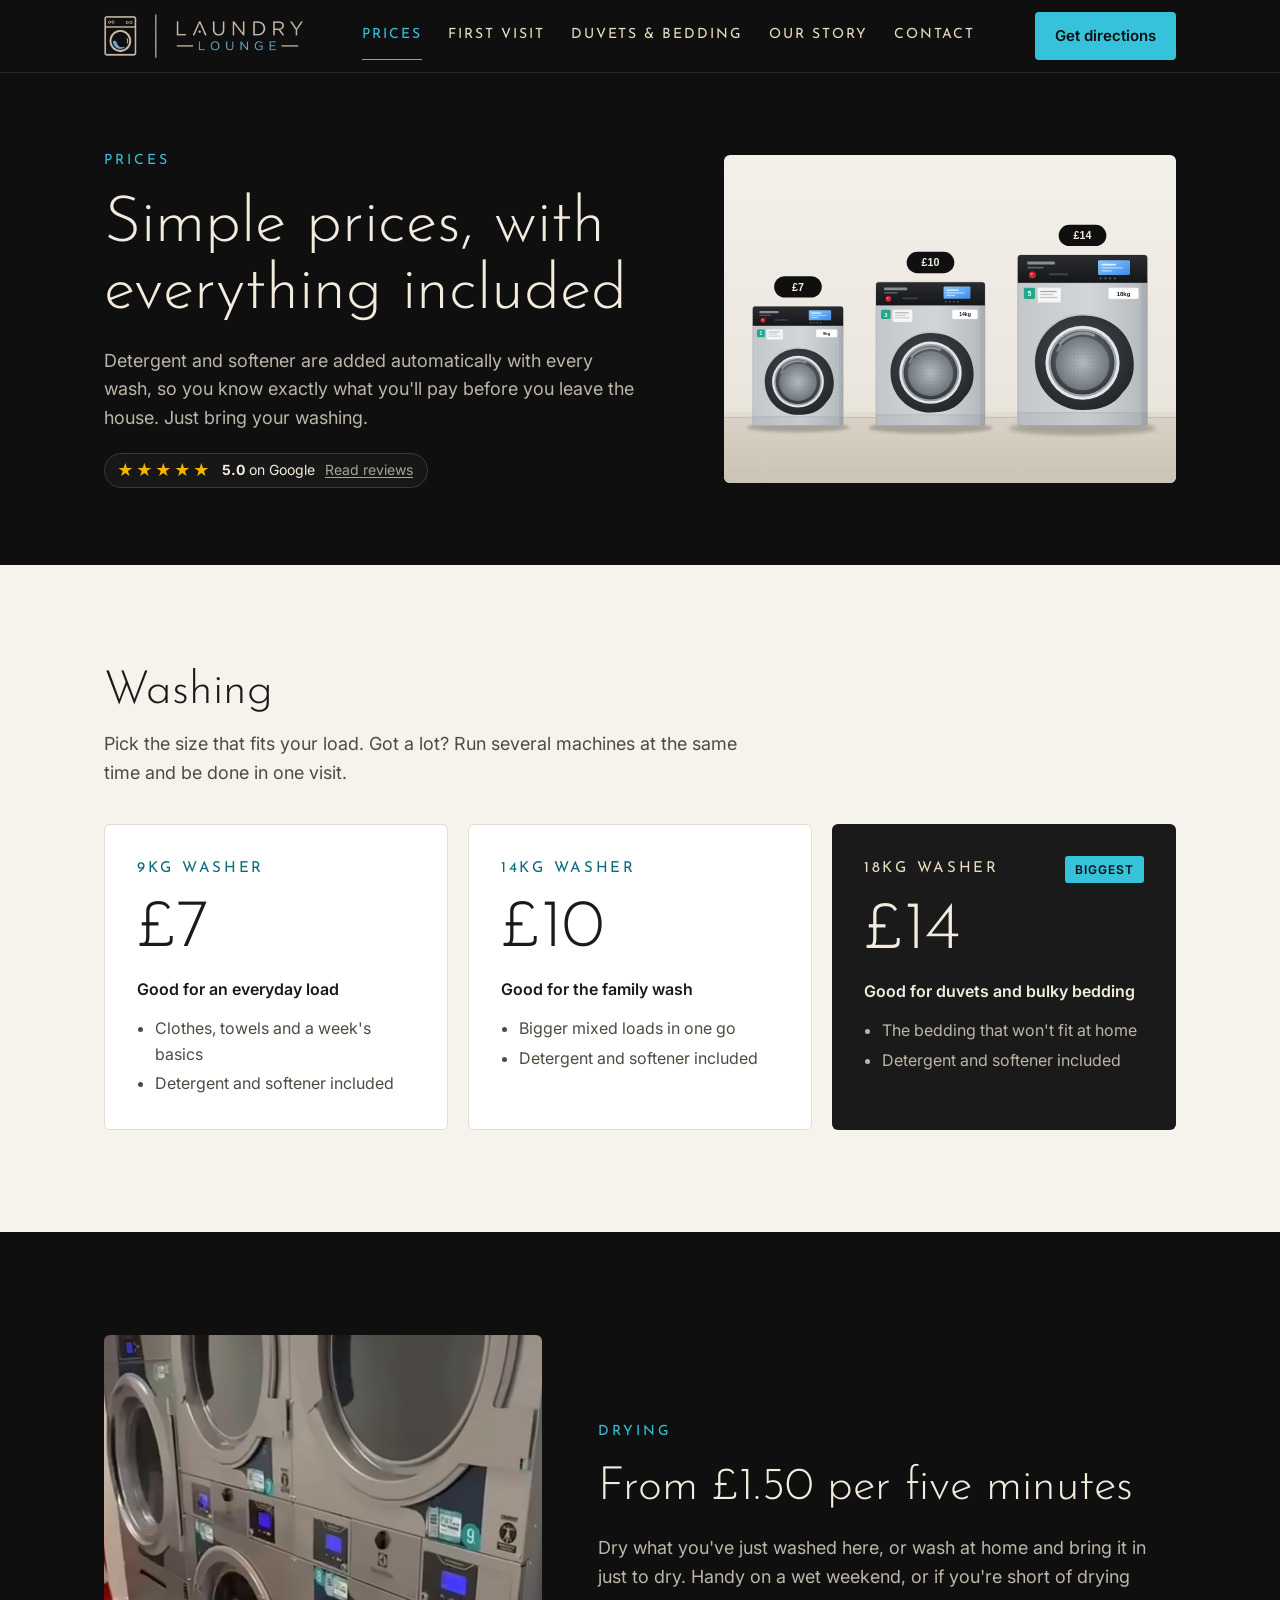
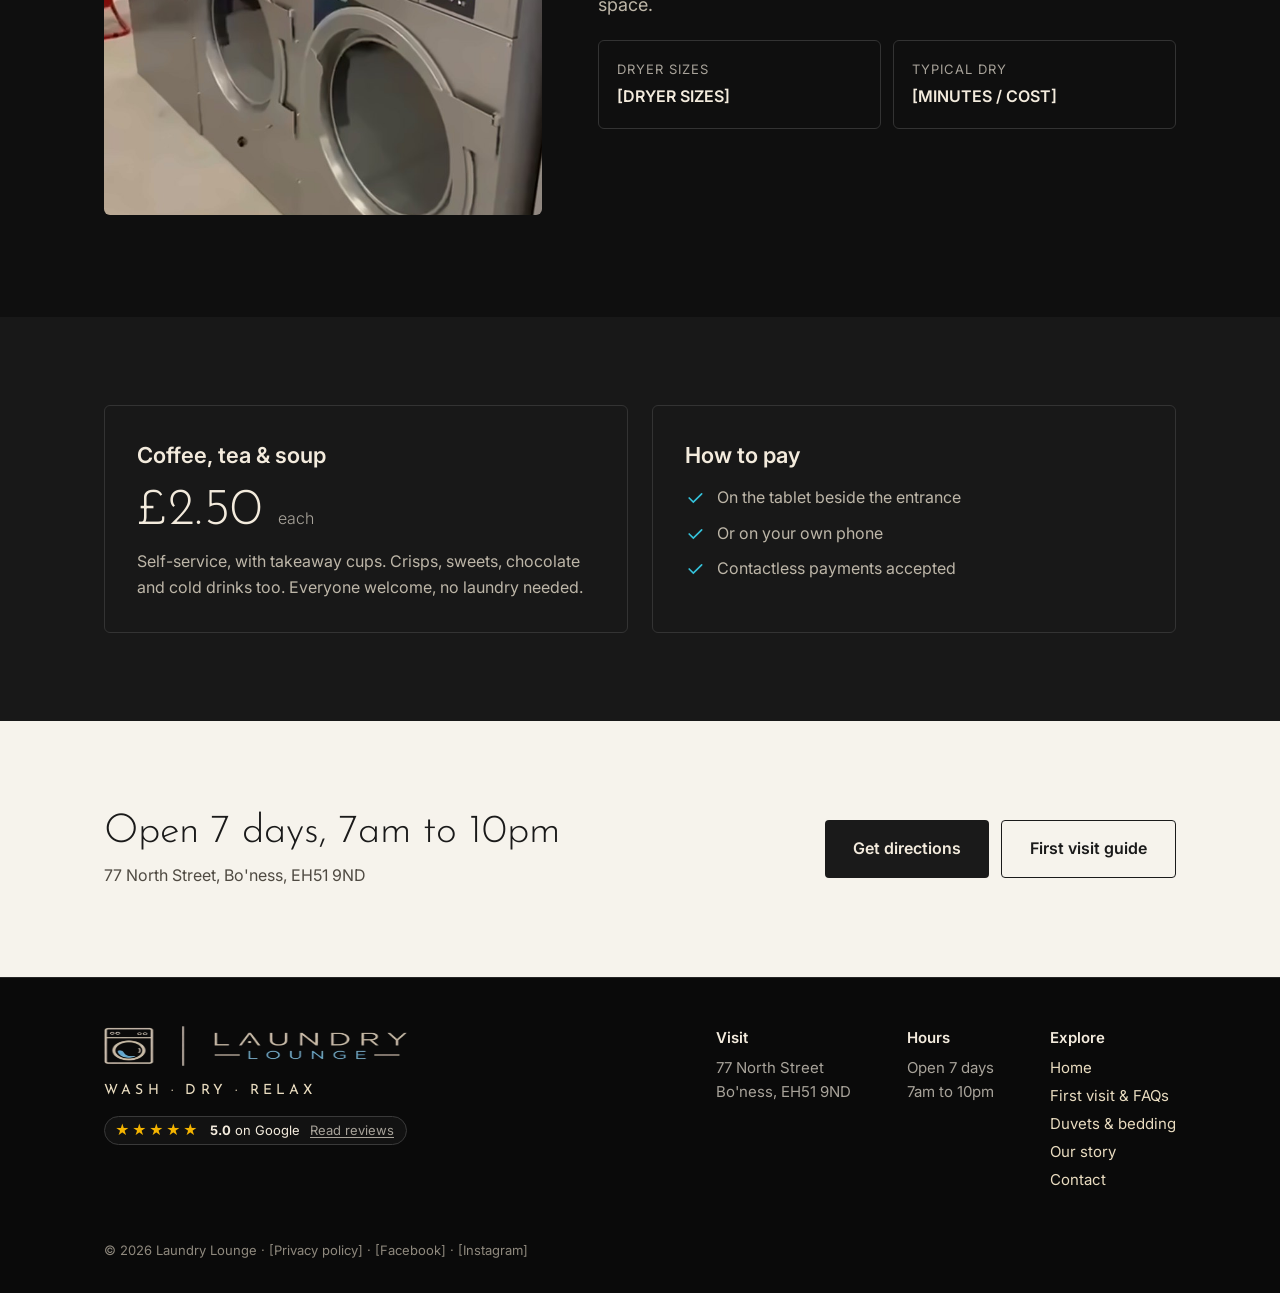
<file: prices.html>
<!doctype html>
<html lang="en-GB">
<head>
<meta charset="utf-8">
<meta name="viewport" content="width=device-width, initial-scale=1">
<title>Laundry Lounge Bo'ness – Prices</title>
<meta name="robots" content="noindex">
<link rel="preconnect" href="https://fonts.googleapis.com">
<link rel="stylesheet" href="https://fonts.googleapis.com/css2?family=Josefin+Sans:wght@300;400;600&amp;family=Inter:wght@400;500;600&amp;display=swap">
<style>
body{margin:0;background:#0F0F0F}
a{color:#E9DCC0}a:hover{color:#FFFFFF}
</style>
<link rel="stylesheet" href="assets/site.css">
</head>
<body>
<div style="width: 100%; background: #0F0F0F; color: #F3EBDD; font-family: Inter, system-ui, sans-serif; font-size: 16px; line-height: 1.6">

<header class="site-header">
<div class="hdr-inner">
<a class="hdr-logo" href="index.html" aria-label="Laundry Lounge home"><img src="images/logo.png" alt="Laundry Lounge"></a>
<nav class="hdr-nav" id="site-nav" aria-label="Main">
<a href="prices.html" aria-current="page">Prices</a>
<a href="first-visit.html">First visit</a>
<a href="duvets-and-bedding.html">Duvets &amp; bedding</a>
<a href="our-story.html">Our story</a>
<a href="contact.html">Contact</a>
</nav>
<div class="hdr-actions">
<a class="btn-dir" href="https://maps.google.com/?q=77+North+Street,+Bo%27ness,+EH51+9ND" target="_blank" rel="noopener">Get directions</a>
<button class="menu-btn" type="button" aria-expanded="false" aria-controls="site-nav" aria-label="Open menu">
<svg class="ic-open" width="20" height="20" viewBox="0 0 24 24" fill="none" stroke="currentColor" stroke-width="1.8" stroke-linecap="round" aria-hidden="true"><path d="M4 7h16M4 12h16M4 17h16"></path></svg>
<svg class="ic-close" width="20" height="20" viewBox="0 0 24 24" fill="none" stroke="currentColor" stroke-width="1.8" stroke-linecap="round" aria-hidden="true"><path d="M6 6l12 12M18 6L6 18"></path></svg>
</button>
</div>
</div>
</header>

<section style="background: #0F0F0F">
<div style="max-width: 1200px; margin: 0 auto; padding: clamp(40px, 6vw, 80px) clamp(20px, 5vw, 64px); display: flex; flex-wrap: wrap; align-items: center; gap: 48px">
<div style="flex: 1 1 480px; min-width: 0; display: flex; flex-direction: column; gap: 20px">
<p style="margin: 0; font-family: 'Josefin Sans', sans-serif; font-size: 14px; letter-spacing: 0.22em; text-transform: uppercase; color: #35C2DA">Prices</p>
<h1 style="margin: 0; font-family: 'Josefin Sans', sans-serif; font-weight: 300; font-size: clamp(38px, 5vw, 66px); line-height: 1.05">Simple prices, with everything included</h1>
<p style="margin: 0; font-size: 18px; color: #BDB6A8; max-width: 540px">Detergent and softener are added automatically with every wash, so you know exactly what you'll pay before you leave the house. Just bring your washing.</p>
<a class="rating-badge" href="https://www.google.com/maps/search/?api=1&amp;query=Laundry+Lounge+77+North+Street+Bo%27ness" target="_blank" rel="noopener" aria-label="Rated 5 out of 5 on Google. Read our reviews"><span class="rb-stars" aria-hidden="true">★★★★★</span><span class="rb-text"><strong>5.0</strong> on Google</span><span class="rb-more">Read reviews</span></a>
</div>
<div style="flex: 1 1 360px; min-width: 0">
<img src="images/sizes.svg" alt="Illustration of our three washer sizes: 9kg £7, 14kg £10 and 18kg £14" style="width: 100%; height: auto; aspect-ratio: 11 / 8; object-fit: cover; border-radius: 6px; display: block">
</div>
</div>
</section>

<section style="background: #F6F3EC; color: #1A1A1A">
<div style="max-width: 1200px; margin: 0 auto; padding: clamp(56px, 8vw, 104px) clamp(20px, 5vw, 64px); display: flex; flex-direction: column; gap: 36px">
<div style="display: flex; flex-direction: column; gap: 12px; max-width: 640px">
<h2 style="margin: 0; font-family: 'Josefin Sans', sans-serif; font-weight: 300; font-size: clamp(30px, 3.6vw, 46px); line-height: 1.1">Washing</h2>
<p style="margin: 0; color: #4F4A42; font-size: 18px">Pick the size that fits your load. Got a lot? Run several machines at the same time and be done in one visit.</p>
</div>
<div style="display: grid; grid-template-columns: repeat(auto-fit, minmax(260px, 1fr)); gap: 20px">
<div style="background: #FFFFFF; border: 1px solid #E4DED2; border-radius: 6px; padding: 32px; display: flex; flex-direction: column; gap: 14px">
<p style="margin: 0; font-family: 'Josefin Sans', sans-serif; font-size: 15px; letter-spacing: 0.18em; text-transform: uppercase; color: #086C7D">9kg washer</p>
<p style="margin: 0; font-family: 'Josefin Sans', sans-serif; font-size: 68px; font-weight: 300; line-height: 1">£7</p>
<p style="margin: 0; font-weight: 600">Good for an everyday load</p>
<ul style="margin: 0; padding: 0 0 0 18px; color: #4F4A42; display: flex; flex-direction: column; gap: 4px">
<li>Clothes, towels and a week's basics</li>
<li>Detergent and softener included</li>
</ul>
</div>
<div style="background: #FFFFFF; border: 1px solid #E4DED2; border-radius: 6px; padding: 32px; display: flex; flex-direction: column; gap: 14px">
<p style="margin: 0; font-family: 'Josefin Sans', sans-serif; font-size: 15px; letter-spacing: 0.18em; text-transform: uppercase; color: #086C7D">14kg washer</p>
<p style="margin: 0; font-family: 'Josefin Sans', sans-serif; font-size: 68px; font-weight: 300; line-height: 1">£10</p>
<p style="margin: 0; font-weight: 600">Good for the family wash</p>
<ul style="margin: 0; padding: 0 0 0 18px; color: #4F4A42; display: flex; flex-direction: column; gap: 4px">
<li>Bigger mixed loads in one go</li>
<li>Detergent and softener included</li>
</ul>
</div>
<div style="background: #1A1A1A; color: #F3EBDD; border-radius: 6px; padding: 32px; display: flex; flex-direction: column; gap: 14px">
<div style="display: flex; align-items: center; justify-content: space-between; gap: 12px">
<p style="margin: 0; font-family: 'Josefin Sans', sans-serif; font-size: 15px; letter-spacing: 0.18em; text-transform: uppercase; color: #E9DCC0">18kg washer</p>
<span style="font-size: 12px; font-weight: 600; letter-spacing: 0.08em; text-transform: uppercase; background: #35C2DA; color: #0F0F0F; padding: 4px 10px; border-radius: 3px">Biggest</span>
</div>
<p style="margin: 0; font-family: 'Josefin Sans', sans-serif; font-size: 68px; font-weight: 300; line-height: 1">£14</p>
<p style="margin: 0; font-weight: 600">Good for duvets and bulky bedding</p>
<ul style="margin: 0; padding: 0 0 0 18px; color: #BDB6A8; display: flex; flex-direction: column; gap: 4px">
<li>The bedding that won't fit at home</li>
<li>Detergent and softener included</li>
</ul>
</div>
</div>
</div>
</section>

<section style="background: #0F0F0F">
<div style="max-width: 1200px; margin: 0 auto; padding: clamp(56px, 8vw, 104px) clamp(20px, 5vw, 64px); display: flex; flex-wrap: wrap; align-items: center; gap: 56px">
<div style="flex: 1 1 320px; min-width: 0">
<img src="images/dryers.jpg" alt="Stacked tumble dryers inside Laundry Lounge" style="width: 100%; height: 480px; object-fit: cover; border-radius: 6px; display: block">
</div>
<div style="flex: 1 1 460px; min-width: 0; display: flex; flex-direction: column; gap: 20px">
<p style="margin: 0; font-family: 'Josefin Sans', sans-serif; font-size: 14px; letter-spacing: 0.22em; text-transform: uppercase; color: #35C2DA">Drying</p>
<h2 style="margin: 0; font-family: 'Josefin Sans', sans-serif; font-weight: 300; font-size: clamp(30px, 3.6vw, 46px); line-height: 1.1">From £1.50 per five minutes</h2>
<p style="margin: 0; color: #BDB6A8; font-size: 18px">Dry what you've just washed here, or wash at home and bring it in just to dry. Handy on a wet weekend, or if you're short of drying space.</p>
<div style="display: grid; grid-template-columns: repeat(2, minmax(0, 1fr)); gap: 12px">
<div style="border: 1px solid #333333; border-radius: 6px; padding: 18px">
<p style="margin: 0; font-size: 13px; color: #A8A39A; text-transform: uppercase; letter-spacing: 0.08em">Dryer sizes</p>
<p style="margin: 4px 0 0; font-weight: 600">[DRYER SIZES]</p>
</div>
<div style="border: 1px solid #333333; border-radius: 6px; padding: 18px">
<p style="margin: 0; font-size: 13px; color: #A8A39A; text-transform: uppercase; letter-spacing: 0.08em">Typical dry</p>
<p style="margin: 4px 0 0; font-weight: 600">[MINUTES / COST]</p>
</div>
</div>
</div>
</div>
</section>

<section style="background: #181818">
<div style="max-width: 1200px; margin: 0 auto; padding: clamp(48px, 7vw, 88px) clamp(20px, 5vw, 64px); display: grid; grid-template-columns: repeat(auto-fit, minmax(300px, 1fr)); gap: 24px">
<div style="border: 1px solid #333333; border-radius: 6px; padding: 32px; display: flex; flex-direction: column; gap: 12px">
<h2 style="margin: 0; font-size: 22px; font-weight: 600">Coffee, tea &amp; soup</h2>
<p style="margin: 0; font-family: 'Josefin Sans', sans-serif; font-size: 52px; font-weight: 300; line-height: 1">£2.50 <span style="font-family: Inter, sans-serif; font-size: 16px; color: #A8A39A">each</span></p>
<p style="margin: 0; color: #BDB6A8">Self-service, with takeaway cups. Crisps, sweets, chocolate and cold drinks too. Everyone welcome, no laundry needed.</p>
</div>
<div style="border: 1px solid #333333; border-radius: 6px; padding: 32px; display: flex; flex-direction: column; gap: 12px">
<h2 style="margin: 0; font-size: 22px; font-weight: 600">How to pay</h2>
<ul style="margin: 0; padding: 0; list-style: none; display: flex; flex-direction: column; gap: 10px; color: #BDB6A8">
<li style="display: flex; gap: 12px"><svg width="20" height="20" viewBox="0 0 24 24" fill="none" stroke="#35C2DA" stroke-width="2" stroke-linecap="round" aria-hidden="true" style="flex: none; margin-top: 3px"><path d="M5 12l5 5L20 7"></path></svg><span>On the tablet beside the entrance</span></li>
<li style="display: flex; gap: 12px"><svg width="20" height="20" viewBox="0 0 24 24" fill="none" stroke="#35C2DA" stroke-width="2" stroke-linecap="round" aria-hidden="true" style="flex: none; margin-top: 3px"><path d="M5 12l5 5L20 7"></path></svg><span>Or on your own phone</span></li>
<li style="display: flex; gap: 12px"><svg width="20" height="20" viewBox="0 0 24 24" fill="none" stroke="#35C2DA" stroke-width="2" stroke-linecap="round" aria-hidden="true" style="flex: none; margin-top: 3px"><path d="M5 12l5 5L20 7"></path></svg><span>Contactless payments accepted</span></li>
</ul>
</div>
</div>
</section>

<section style="background: #F6F3EC; color: #1A1A1A">
<div style="max-width: 1200px; margin: 0 auto; padding: clamp(48px, 7vw, 88px) clamp(20px, 5vw, 64px); display: flex; flex-wrap: wrap; align-items: center; justify-content: space-between; gap: 24px">
<div style="display: flex; flex-direction: column; gap: 8px; max-width: 640px">
<h2 style="margin: 0; font-family: 'Josefin Sans', sans-serif; font-weight: 300; font-size: clamp(28px, 3.2vw, 40px); line-height: 1.15">Open 7 days, 7am to 10pm</h2>
<p style="margin: 0; color: #4F4A42">77 North Street, Bo'ness, EH51 9ND</p>
</div>
<div style="display: flex; flex-wrap: wrap; gap: 12px">
<a href="https://maps.google.com/?q=77+North+Street,+Bo%27ness,+EH51+9ND" target="_blank" rel="noopener" style="text-decoration: none; background: #1A1A1A; color: #F3EBDD; padding: 16px 28px; border-radius: 4px; font-weight: 600">Get directions</a>
<a href="first-visit.html" style="text-decoration: none; border: 1px solid #1A1A1A; color: #1A1A1A; padding: 15px 28px; border-radius: 4px; font-weight: 600">First visit guide</a>
</div>
</div>
</section>

<footer style="background: #0A0A0A; border-top: 1px solid #262626">
<div style="max-width: 1200px; margin: 0 auto; padding: 48px clamp(20px, 5vw, 64px); display: flex; flex-wrap: wrap; gap: 32px 56px; justify-content: space-between; align-items: flex-start">
<div style="display: flex; flex-direction: column; gap: 14px">
<img src="images/logo.png" alt="Laundry Lounge" style="height: 40px; width: auto; display: block">
<p style="margin: 0; font-family: 'Josefin Sans', sans-serif; letter-spacing: 0.3em; font-size: 14px; color: #E9DCC0">WASH · DRY · RELAX</p>
<a class="rating-badge rb-small" href="https://www.google.com/maps/search/?api=1&amp;query=Laundry+Lounge+77+North+Street+Bo%27ness" target="_blank" rel="noopener" aria-label="Rated 5 out of 5 on Google. Read our reviews"><span class="rb-stars" aria-hidden="true">★★★★★</span><span class="rb-text"><strong>5.0</strong> on Google</span><span class="rb-more">Read reviews</span></a>
</div>
<div style="display: flex; flex-wrap: wrap; gap: 32px 56px; font-size: 15px; color: #A8A39A">
<div><p style="margin: 0 0 6px; color: #F3EBDD; font-weight: 600">Visit</p><p style="margin: 0">77 North Street<br>Bo'ness, EH51 9ND</p></div>
<div><p style="margin: 0 0 6px; color: #F3EBDD; font-weight: 600">Hours</p><p style="margin: 0">Open 7 days<br>7am to 10pm</p></div>
<div style="display: flex; flex-direction: column; gap: 4px"><p style="margin: 0 0 2px; color: #F3EBDD; font-weight: 600">Explore</p><a href="index.html" style="text-decoration: none">Home</a><a href="first-visit.html" style="text-decoration: none">First visit &amp; FAQs</a><a href="duvets-and-bedding.html" style="text-decoration: none">Duvets &amp; bedding</a><a href="our-story.html" style="text-decoration: none">Our story</a><a href="contact.html" style="text-decoration: none">Contact</a></div>
</div>
</div>
<div style="max-width: 1200px; margin: 0 auto; padding: 0 clamp(20px, 5vw, 64px) 32px; font-size: 13px; color: #8F897E">© 2026 Laundry Lounge · [Privacy policy] · [Facebook] · [Instagram]</div>
</footer>

</div>
<div class="mobile-bar">
<a class="mb-primary" href="https://maps.google.com/?q=77+North+Street,+Bo%27ness,+EH51+9ND" target="_blank" rel="noopener">Get directions</a>
<a class="mb-secondary" href="first-visit.html">How it works</a>
</div>
<script src="assets/site.js"></script>
</body>
</html>
</file>
<file: assets/site.css>
/* Laundry Lounge – shared site styles (header, mobile menu, mobile hero, sticky action bar) */
html{scroll-behavior:smooth}
*,*::before,*::after{box-sizing:border-box}

/* ---------- Header ---------- */
.site-header{position:sticky;top:0;z-index:50;background:#0F0F0F;border-bottom:1px solid #262626}
.hdr-inner{max-width:1200px;margin:0 auto;padding:12px clamp(16px,5vw,64px);display:flex;align-items:center;justify-content:space-between;gap:24px}
.hdr-logo{display:block;line-height:0;flex:none}
.hdr-logo img{height:44px;width:auto;display:block}
.hdr-nav{display:flex;align-items:center;gap:26px;font-family:'Josefin Sans',sans-serif;font-size:14px;letter-spacing:.14em;text-transform:uppercase}
.hdr-nav a{text-decoration:none;color:#E9DCC0;padding:12px 0;border-bottom:1px solid transparent}
.hdr-nav a:hover{color:#fff}
.hdr-nav a[aria-current="page"]{color:#35C2DA;border-bottom-color:#35C2DA}
.hdr-actions{display:flex;align-items:center;gap:10px;flex:none}
.btn-dir{text-decoration:none;background:#35C2DA;color:#0F0F0F !important;padding:12px 20px;border-radius:4px;font-family:Inter,system-ui,sans-serif;font-weight:600;font-size:15px;white-space:nowrap}
.menu-btn{display:none;width:44px;height:44px;border:1px solid #3A3A3A;border-radius:4px;background:transparent;color:#E9DCC0;align-items:center;justify-content:center;cursor:pointer;padding:0}
.menu-btn svg{display:block}
.menu-btn .ic-close{display:none}
.site-header.nav-open .menu-btn .ic-open{display:none}
.site-header.nav-open .menu-btn .ic-close{display:block}

/* ---------- Sticky mobile action bar (hidden on desktop) ---------- */
.mobile-bar{display:none}

@media (max-width: 960px){
  .hdr-inner{padding:8px 16px;gap:12px;flex-wrap:wrap}
  .hdr-logo img{height:30px}
  .hdr-actions .btn-dir{display:none} /* the sticky bar carries "Get directions" on mobile */
  .menu-btn{display:inline-flex}
  .hdr-nav{display:none;order:3;width:100%;flex-direction:column;align-items:stretch;gap:0;
    font-family:Inter,system-ui,sans-serif;font-size:16px;letter-spacing:0;text-transform:none;
    border-top:1px solid #262626;margin:0 -16px;width:calc(100% + 32px);padding:4px 16px 12px}
  .hdr-nav a{padding:13px 0;border-bottom:1px solid #1F1F1F}
  .hdr-nav a:last-child{border-bottom:none}
  .hdr-nav a[aria-current="page"]{border-bottom-color:#1F1F1F;font-weight:600}
  .site-header.nav-open .hdr-nav{display:flex}

  .mobile-bar{display:grid;grid-template-columns:repeat(2,minmax(0,1fr));gap:10px;position:fixed;left:0;right:0;bottom:0;z-index:40;
    padding:10px 16px calc(10px + env(safe-area-inset-bottom));background:rgba(15,15,15,.96);border-top:1px solid #262626;
    -webkit-backdrop-filter:blur(8px);backdrop-filter:blur(8px)}
  .mobile-bar a{display:flex;align-items:center;justify-content:center;min-height:48px;border-radius:4px;text-decoration:none;font-family:Inter,system-ui,sans-serif;font-weight:600;font-size:15px}
  .mobile-bar .mb-primary{background:#35C2DA;color:#0F0F0F !important}
  .mobile-bar .mb-secondary{border:1px solid #E9DCC0;color:#F3EBDD !important}
  body{padding-bottom:76px}
}

/* ---------- Mobile hero: heading first, then photo, then details ---------- */
@media (max-width: 760px){
  .hero{flex-direction:column !important;flex-wrap:nowrap !important;align-items:stretch !important;gap:14px !important;padding-top:20px !important;padding-bottom:36px !important}
  .hero-text{display:contents !important}
  .h-eyebrow{order:1;font-size:12px !important}
  .h-title{order:2;font-size:34px !important;line-height:1.08 !important}
  .hero-media{order:3;flex:none !important}
  .hero-media img{height:230px !important;border-radius:6px}
  .h-chips{order:4;display:grid !important;grid-template-columns:repeat(2,minmax(0,1fr));gap:8px !important}
  .h-chips > div{padding:9px 10px !important;font-size:13.5px !important;gap:8px !important;line-height:1.35}
  .h-chips svg{flex:none}
  .h-sub{order:5;font-size:16px !important}
  .h-ctas{display:none !important} /* same two buttons live in the sticky bar */
  .h-addr{order:6}
}

/* ---------- Google rating badge ---------- */
.rating-badge{display:inline-flex;align-items:center;gap:10px;align-self:flex-start;text-decoration:none;
  border:1px solid #3A3A3A;border-radius:999px;padding:7px 14px 7px 12px;font-family:Inter,system-ui,sans-serif;font-size:14px;line-height:1.2;color:#F3EBDD !important;background:rgba(255,255,255,.03)}
.rating-badge:hover{border-color:#E9DCC0}
.rb-stars{color:#F4B400;letter-spacing:2px;font-size:16px}
.rb-text strong{font-weight:700}
.rb-more{color:#A8A39A;text-decoration:underline;text-underline-offset:2px}
.rating-badge.rb-light{border-color:#D9D2C4;background:#FFFFFF;color:#1A1A1A !important}
.rating-badge.rb-light .rb-more{color:#5A554C}
.rating-badge.rb-small{font-size:13px;padding:5px 12px 5px 10px}
.rating-badge.rb-small .rb-stars{font-size:14px}
@media (max-width: 760px){
  .h-rating{order:4}
  .hero .h-chips{order:5}
  .hero .h-sub{order:6}
  .hero .h-addr{order:7}
  .rb-more{display:none}
}
</file>
